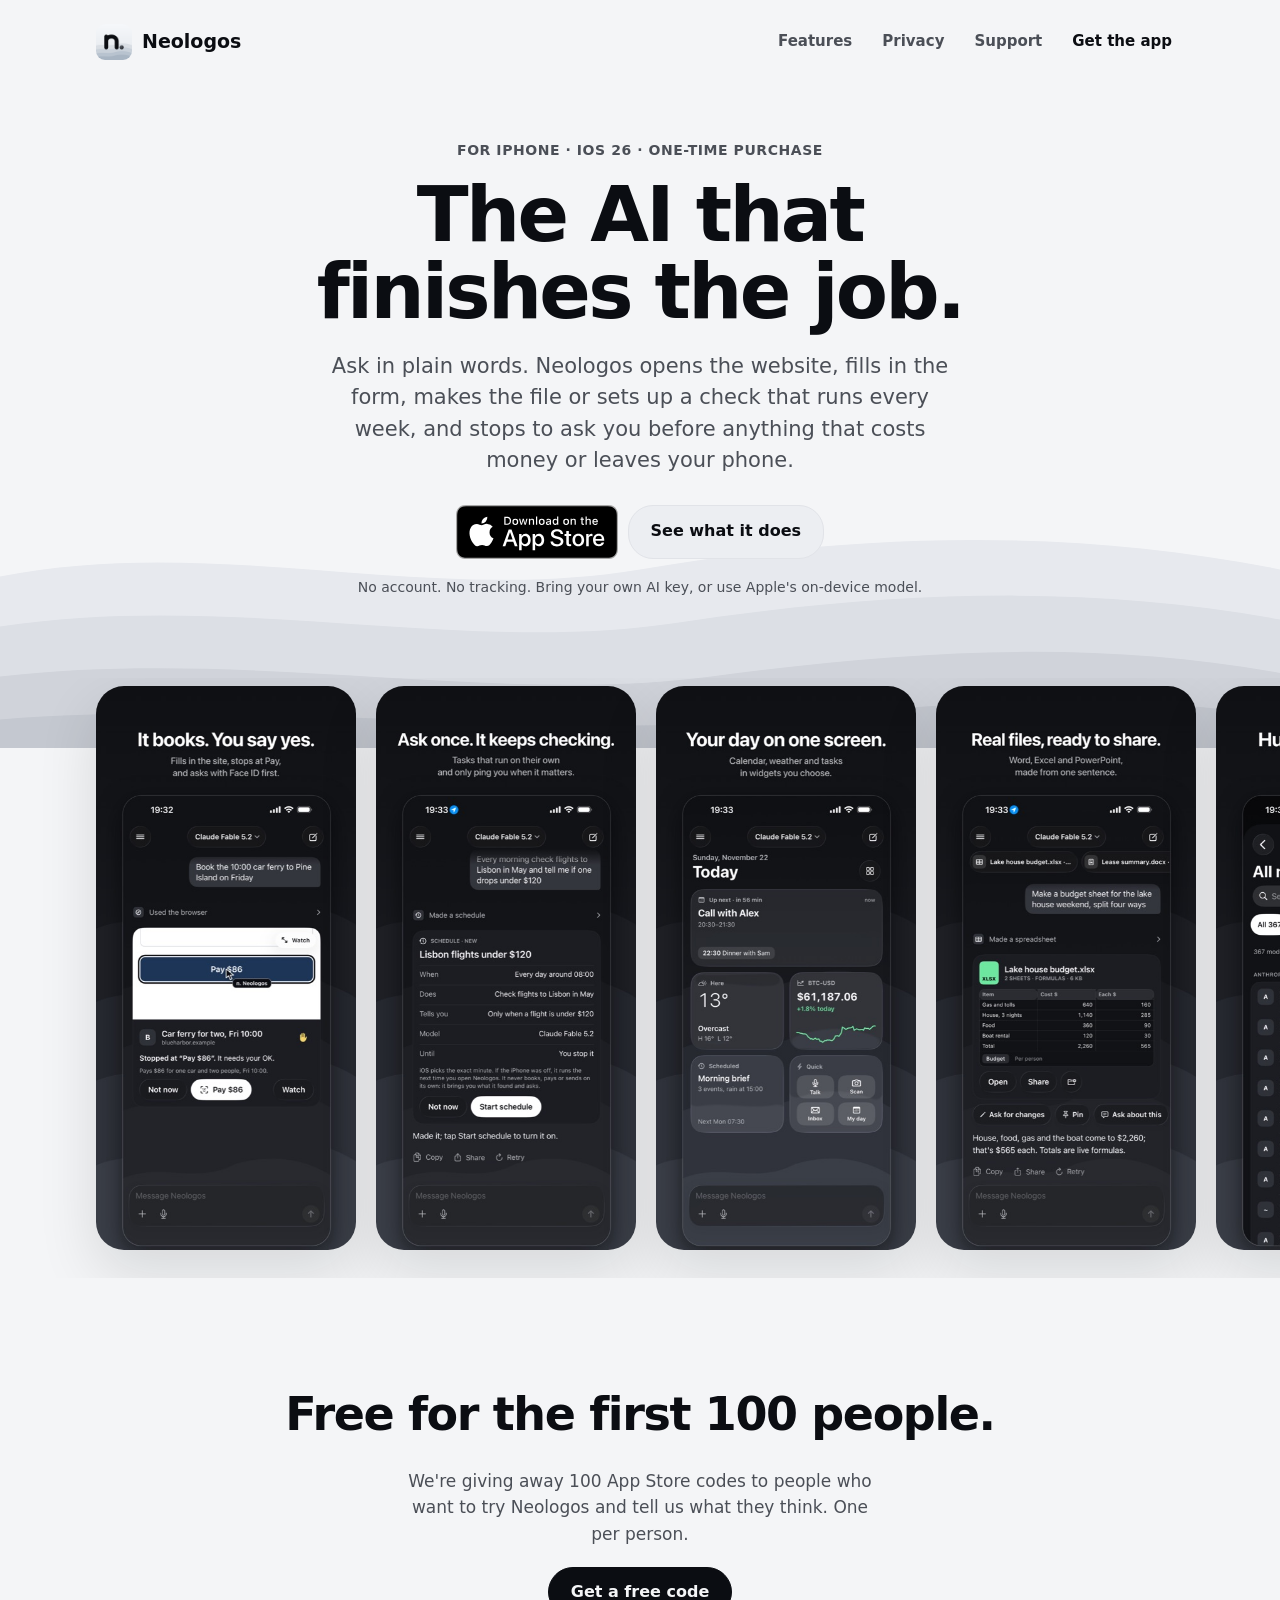
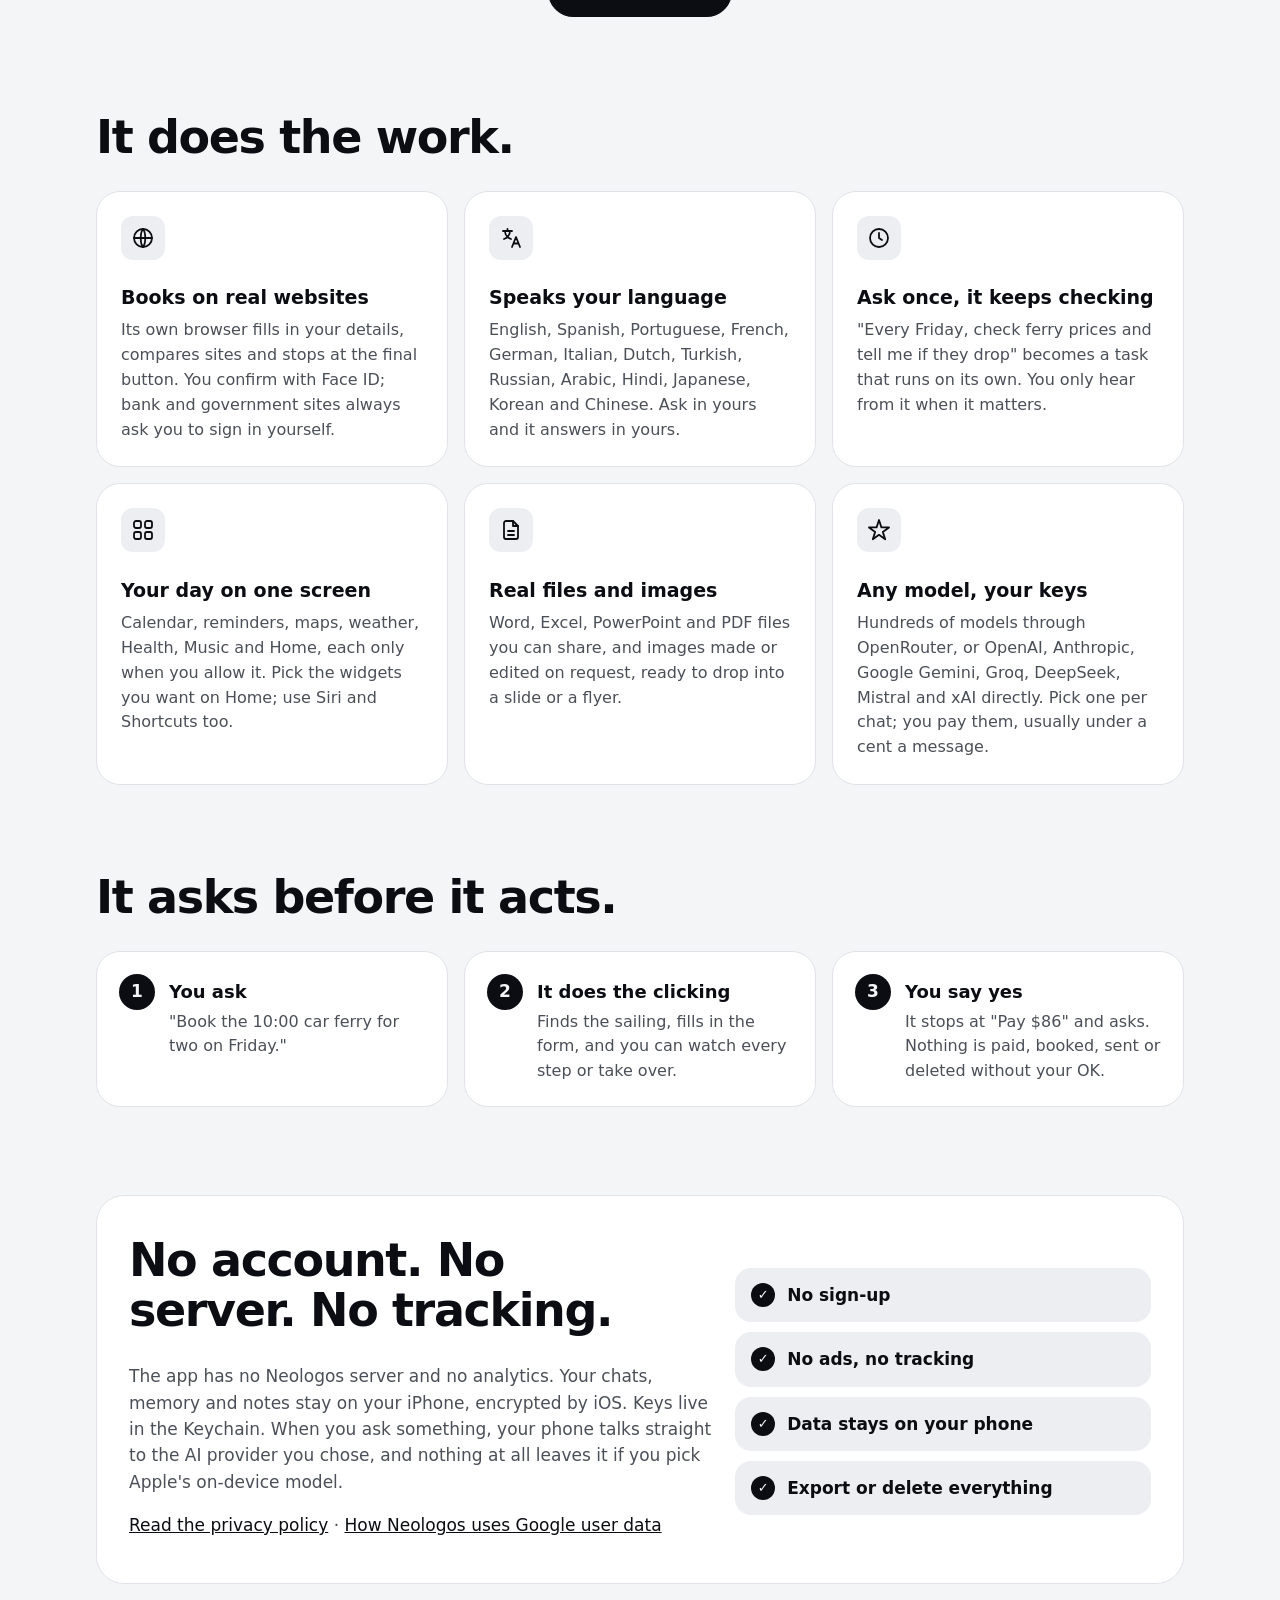
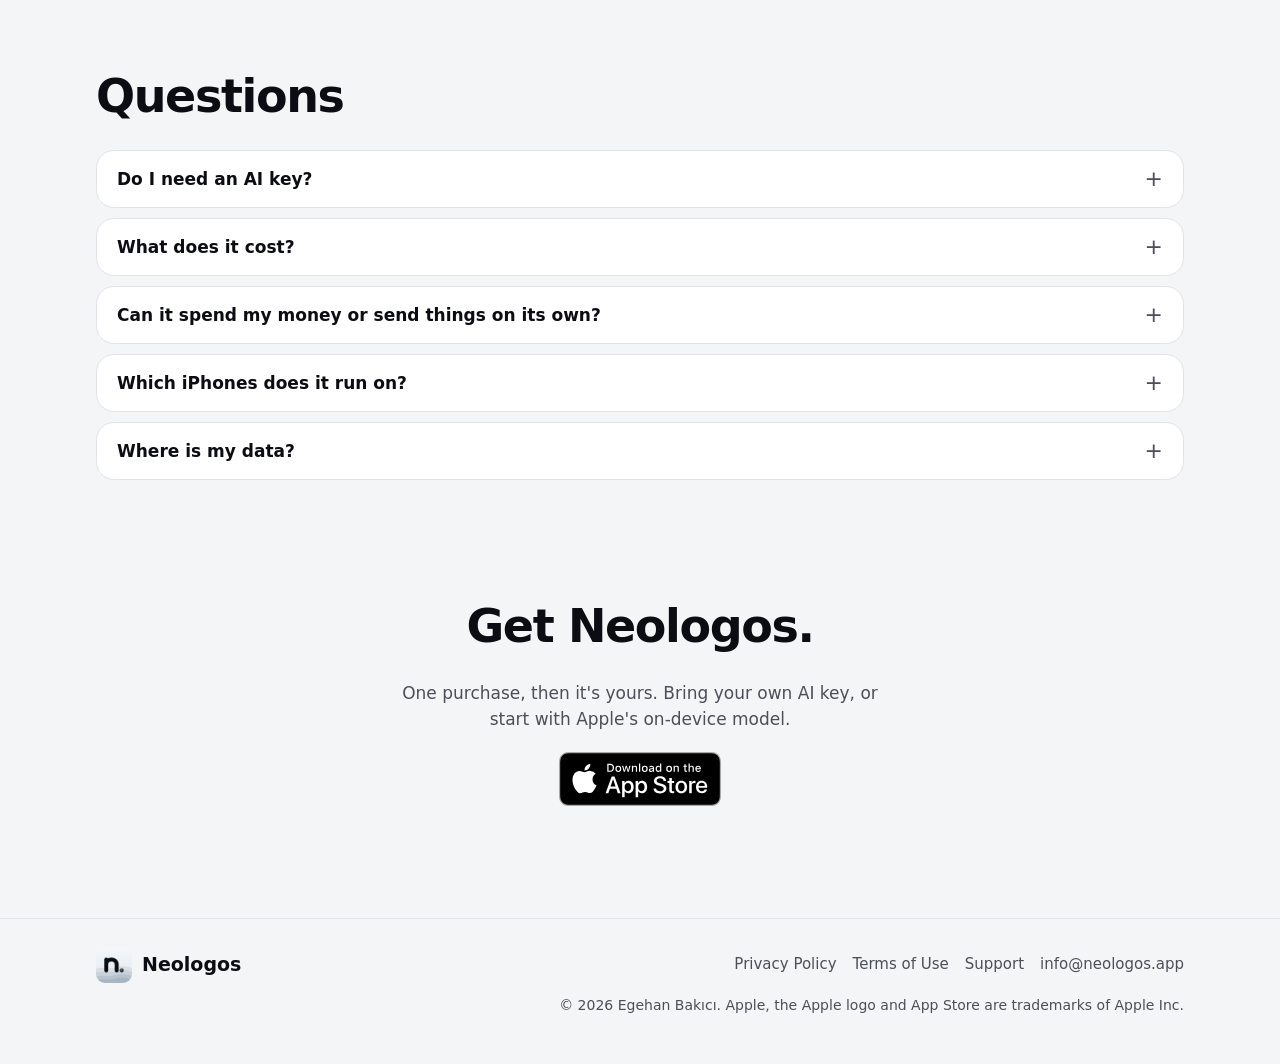
<file: index.html>
<!doctype html>
<html lang="en">
<head>
<meta charset="utf-8">
<!-- Google tag (gtag.js) -->
<script async src="https://www.googletagmanager.com/gtag/js?id=G-ZJHCX0N8Y2"></script>
<script>
window.dataLayer = window.dataLayer || [];
function gtag(){dataLayer.push(arguments);}
gtag('js', new Date());
gtag('config', 'G-ZJHCX0N8Y2');
</script>
<meta name="viewport" content="width=device-width, initial-scale=1">
<meta name="referrer" content="strict-origin-when-cross-origin">
<title>Neologos: the AI that finishes the job</title>
<meta name="description" content="An AI agent for iPhone that books on real websites, makes real files and runs tasks on a schedule, and asks before it pays, books or sends anything. No account, no tracking; bring your own model.">
<meta name="apple-itunes-app" content="app-id=6836687144">
<link rel="canonical" href="https://neologos.app/">
<meta property="og:title" content="Neologos: the AI that finishes the job">
<meta property="og:description" content="Books, makes files and keeps checking for you, and asks before anything that costs money or leaves your phone.">
<meta property="og:url" content="https://neologos.app/">
<meta property="og:image" content="https://neologos.app/shots/1-browser.jpg">
<meta name="theme-color" content="#111215" media="(prefers-color-scheme: dark)">
<meta name="theme-color" content="#f4f5f7" media="(prefers-color-scheme: light)">
<link rel="icon" href="icon.png">
<link rel="apple-touch-icon" href="icon.png">
<link rel="stylesheet" href="style.css">
<link rel="stylesheet" href="landing.css">
</head>
<body class="landing">

<header class="bar">
  <a class="brand" href="index.html"><img src="icon.png" alt=""><span>Neologos</span></a>
  <nav aria-label="Site">
    <a href="#features">Features</a>
    <a href="privacy.html">Privacy</a>
    <a href="support.html">Support</a>
    <a class="get" href="https://apps.apple.com/app/id6836687144">Get the app</a>
  </nav>
</header>

<section class="hero">
  <svg class="hills" viewBox="0 0 1440 420" preserveAspectRatio="none" aria-hidden="true">
    <path class="h1" d="M0 180 C240 120 480 220 720 170 S1200 110 1440 170 V420 H0Z"/>
    <path class="h2" d="M0 250 C260 200 520 290 760 245 S1220 190 1440 240 V420 H0Z"/>
    <path class="h3" d="M0 320 C280 280 560 360 800 320 S1240 270 1440 315 V420 H0Z"/>
    <path class="h4" d="M0 380 C300 350 600 410 860 380 S1260 345 1440 375 V420 H0Z"/>
  </svg>
  <div class="hero-text">
    <p class="kicker">For iPhone · iOS 26 · One-time purchase</p>
    <h1>The AI that finishes the job.</h1>
    <p class="lead">Ask in plain words. Neologos opens the website, fills in the form, makes the file or sets up a check that runs every week, and stops to ask you before anything that costs money or leaves your phone.</p>
    <div class="actions">
      <a class="store-badge" href="https://apps.apple.com/app/id6836687144" aria-label="Download Neologos on the App Store">
        <picture><source srcset="app-store-badge-white.svg" media="(prefers-color-scheme: dark)"><img src="app-store-badge-black.svg" alt="Download on the App Store" width="162" height="54"></picture>
      </a>
      <a class="button" href="#features">See what it does</a>
    </div>
    <p class="fine">No account. No tracking. Bring your own AI key, or use Apple's on-device model.</p>
  </div>
</section>

<section class="gallery" aria-label="Screenshots">
  <div class="strip">
    <img src="shots/1-browser.jpg" alt="It books. You say yes: the browser stops at Pay and asks with Face ID." width="415" height="900">
    <img src="shots/2-schedule.jpg" alt="Ask once, it keeps checking: a schedule that checks flight prices every morning." width="415" height="900">
    <img src="shots/3-home.jpg" alt="Your day on one screen: widgets for your next event, weather, prices and scheduled tasks." width="415" height="900">
    <img src="shots/4-files.jpg" alt="Real files, ready to share: a budget spreadsheet with live formulas." loading="lazy" width="415" height="900">
    <img src="shots/5-catalog.jpg" alt="Hundreds of models: pick one for each chat." loading="lazy" width="415" height="900">
    <img src="shots/6-providers.jpg" alt="No account, no tracking: keys stay in your Keychain." loading="lazy" width="415" height="900">
  </div>
</section>

<main class="wide">

<section id="code" class="get-band">
  <h2 class="section">Free for the first 100 people.</h2>
  <p>We're giving away 100 App Store codes to people who want to try Neologos and tell us what they think. One per person.</p>
  <a class="button primary" href="code.html">Get a free code</a>
</section>

<section id="features">
  <h2 class="section">It does the work.</h2>
  <div class="grid">
    <article class="tile">
      <svg viewBox="0 0 24 24" aria-hidden="true"><circle cx="12" cy="12" r="9"/><path d="M3 12h18M12 3c3 3.5 3 14.5 0 18M12 3c-3 3.5-3 14.5 0 18"/></svg>
      <h3>Books on real websites</h3>
      <p>Its own browser fills in your details, compares sites and stops at the final button. You confirm with Face ID; bank and government sites always ask you to sign in yourself.</p>
    </article>
    <article class="tile">
      <svg viewBox="0 0 24 24" aria-hidden="true"><path d="M4 5h9M8.5 3v2M6 5c0 4 3 7 6 8M11 5c0 4-3 7-6 8"/><path d="M13 21l4-10 4 10M14.5 17.5h5"/></svg>
      <h3>Speaks your language</h3>
      <p>English, Spanish, Portuguese, French, German, Italian, Dutch, Turkish, Russian, Arabic, Hindi, Japanese, Korean and Chinese. Ask in yours and it answers in yours.</p>
    </article>
    <article class="tile">
      <svg viewBox="0 0 24 24" aria-hidden="true"><circle cx="12" cy="12" r="9"/><path d="M12 7v5l3 2"/></svg>
      <h3>Ask once, it keeps checking</h3>
      <p>"Every Friday, check ferry prices and tell me if they drop" becomes a task that runs on its own. You only hear from it when it matters.</p>
    </article>
    <article class="tile">
      <svg viewBox="0 0 24 24" aria-hidden="true"><rect x="3" y="3" width="7" height="7" rx="2"/><rect x="14" y="3" width="7" height="7" rx="2"/><rect x="3" y="14" width="7" height="7" rx="2"/><rect x="14" y="14" width="7" height="7" rx="2"/></svg>
      <h3>Your day on one screen</h3>
      <p>Calendar, reminders, maps, weather, Health, Music and Home, each only when you allow it. Pick the widgets you want on Home; use Siri and Shortcuts too.</p>
    </article>
    <article class="tile">
      <svg viewBox="0 0 24 24" aria-hidden="true"><path d="M14 3H7a2 2 0 0 0-2 2v14a2 2 0 0 0 2 2h10a2 2 0 0 0 2-2V8z"/><path d="M14 3v5h5M9 13h6M9 17h6"/></svg>
      <h3>Real files and images</h3>
      <p>Word, Excel, PowerPoint and PDF files you can share, and images made or edited on request, ready to drop into a slide or a flyer.</p>
    </article>
    <article class="tile">
      <svg viewBox="0 0 24 24" aria-hidden="true"><path d="M12 2l2.4 7.4H22l-6.2 4.5 2.4 7.4L12 16.8l-6.2 4.5 2.4-7.4L2 9.4h7.6z"/></svg>
      <h3>Any model, your keys</h3>
      <p>Hundreds of models through OpenRouter, or OpenAI, Anthropic, Google Gemini, Groq, DeepSeek, Mistral and xAI directly. Pick one per chat; you pay them, usually under a cent a message.</p>
    </article>
  </div>
</section>

<section class="asks">
  <h2 class="section">It asks before it acts.</h2>
  <ol class="steps">
    <li><span>1</span><div><h3>You ask</h3><p>"Book the 10:00 car ferry for two on Friday."</p></div></li>
    <li><span>2</span><div><h3>It does the clicking</h3><p>Finds the sailing, fills in the form, and you can watch every step or take over.</p></div></li>
    <li><span>3</span><div><h3>You say yes</h3><p>It stops at "Pay $86" and asks. Nothing is paid, booked, sent or deleted without your OK.</p></div></li>
  </ol>
</section>

<section class="privacy-band">
  <div>
    <h2 class="section">No account. No server. No tracking.</h2>
    <p>The app has no Neologos server and no analytics. Your chats, memory and notes stay on your iPhone, encrypted by iOS. Keys live in the Keychain. When you ask something, your phone talks straight to the AI provider you chose, and nothing at all leaves it if you pick Apple's on-device model.</p>
    <p><a href="privacy.html">Read the privacy policy</a> · <a href="privacy.html#google">How Neologos uses Google user data</a></p>
  </div>
  <ul class="checks">
    <li>No sign-up</li>
    <li>No ads, no tracking</li>
    <li>Data stays on your phone</li>
    <li>Export or delete everything</li>
  </ul>
</section>

<section class="faq">
  <h2 class="section">Questions</h2>
  <details>
    <summary>Do I need an AI key?</summary>
    <p>For the full agent, yes: an OpenRouter key is the easiest start (one key, hundreds of models), or a key from OpenAI, Anthropic, Google, Groq, DeepSeek, Mistral or xAI. On iPhones with Apple Intelligence you can also chat with Apple's on-device model, with no key and nothing leaving your phone.</p>
  </details>
  <details>
    <summary>What does it cost?</summary>
    <p>Neologos is a one-time purchase on the App Store: no subscription, no in-app purchases. You pay your AI provider directly for what you use, usually under a cent a message with a fast model. Images cost a few cents each; the app shows the price on every image.</p>
  </details>
  <details>
    <summary>Can it spend my money or send things on its own?</summary>
    <p>No. It stops at the final step of any payment, booking or form and asks you, with Face ID when your phone has it. Scheduled tasks only report back; they never pay, book or send.</p>
  </details>
  <details>
    <summary>Which iPhones does it run on?</summary>
    <p>iPhones with iOS 26. Apple's on-device model needs an iPhone with Apple Intelligence; every other feature works with your own key on any of them.</p>
  </details>
  <details>
    <summary>Where is my data?</summary>
    <p>On your iPhone. There's no Neologos account or server, so we never receive your chats, keys or files. Settings › Storage exports or deletes everything.</p>
  </details>
</section>

<section class="get-band">
  <h2 class="section">Get Neologos.</h2>
  <p>One purchase, then it's yours. Bring your own AI key, or start with Apple's on-device model.</p>
  <a class="store-badge" href="https://apps.apple.com/app/id6836687144" aria-label="Download Neologos on the App Store">
    <picture><source srcset="app-store-badge-white.svg" media="(prefers-color-scheme: dark)"><img src="app-store-badge-black.svg" alt="Download on the App Store" width="162" height="54"></picture>
  </a>
</section>

</main>

<footer class="site-foot">
  <div class="wide">
    <a class="brand" href="index.html"><img src="icon.png" alt=""><span>Neologos</span></a>
    <nav aria-label="Footer"><a href="privacy.html">Privacy Policy</a><a href="terms.html">Terms of Use</a><a href="support.html">Support</a><a href="mailto:info@neologos.app">info@neologos.app</a></nav>
    <p>© 2026 Egehan Bakıcı. Apple, the Apple logo and App Store are trademarks of Apple Inc.</p>
  </div>
</footer>

</body>
</html>
</file>
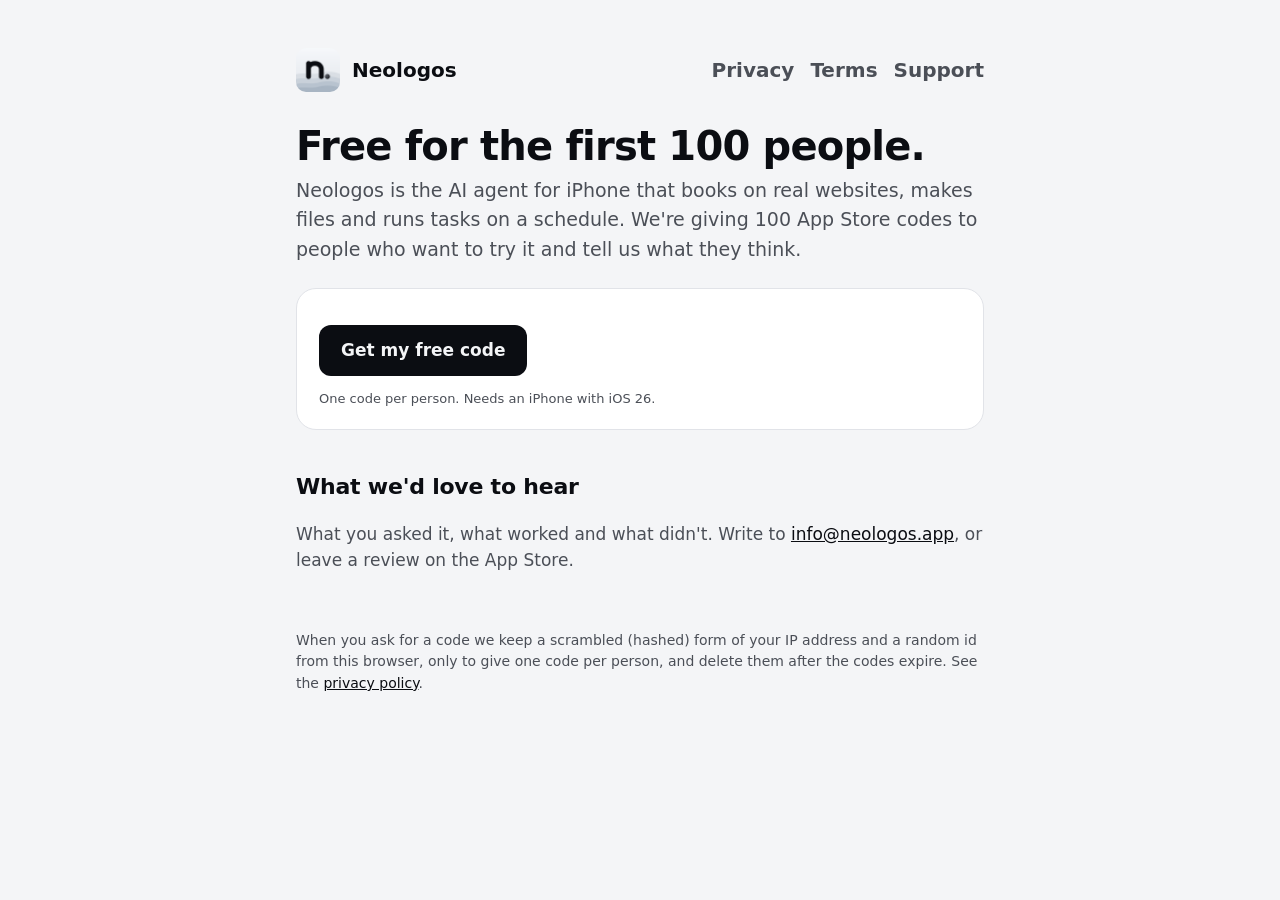
<file: code.html>
<!doctype html>
<html lang="en">
<head>
<meta charset="utf-8">
<!-- Google tag (gtag.js) -->
<script async src="https://www.googletagmanager.com/gtag/js?id=G-ZJHCX0N8Y2"></script>
<script>
window.dataLayer = window.dataLayer || [];
function gtag(){dataLayer.push(arguments);}
gtag('js', new Date());
gtag('config', 'G-ZJHCX0N8Y2');
</script>
<meta name="viewport" content="width=device-width, initial-scale=1">
<meta name="referrer" content="strict-origin-when-cross-origin">
<title>Neologos free for 100 people</title>
<meta name="description" content="100 free App Store codes for Neologos, the AI agent for iPhone. One code per person, first come first served.">
<link rel="canonical" href="https://neologos.app/code">
<meta property="og:title" content="Neologos is free for the first 100 people">
<meta property="og:description" content="Get a free App Store code for Neologos, the AI agent for iPhone.">
<meta property="og:url" content="https://neologos.app/code">
<meta property="og:image" content="https://neologos.app/shots/1-browser.jpg">
<link rel="icon" href="icon.png">
<link rel="apple-touch-icon" href="icon.png">
<link rel="stylesheet" href="style.css">
<style>
  .count { font-size: 15px; color: var(--muted); margin: 0 0 16px; }
  .count strong { font-variant-numeric: tabular-nums; }
  .primary { display: inline-block; min-height: 44px; padding: 12px 22px; border: 0; border-radius: 12px; background: var(--accent); color: var(--bg); font: inherit; font-weight: 600; text-decoration: none; cursor: pointer; }
  .primary[disabled] { opacity: .5; cursor: default; }
  .code { font: 600 28px/1.2 ui-monospace, SFMono-Regular, Menlo, monospace; letter-spacing: .08em; color: var(--text); margin: 4px 0 16px; word-break: break-all; }
  .row { display: flex; flex-wrap: wrap; gap: 10px; }
  .ghost { min-height: 44px; padding: 12px 18px; border: 1px solid var(--line); border-radius: 12px; background: transparent; color: var(--text); font: inherit; cursor: pointer; }
  .holder { font-size: 13px; }
  [hidden] { display: none !important; }
</style>
</head>
<body>
<main>
<header>
  <img src="icon.png" alt="">
  <a href="index.html">Neologos</a>
  <nav><a href="privacy.html">Privacy</a><a href="terms.html">Terms</a><a href="support.html">Support</a></nav>
</header>

<h1>Free for the first 100 people.</h1>
<p class="lead">Neologos is the AI agent for iPhone that books on real websites, makes files and runs tasks on a schedule. We're giving 100 App Store codes to people who want to try it and tell us what they think.</p>

<div class="card" id="box" aria-live="polite">
  <p class="count" id="count">Checking how many codes are left…</p>

  <div id="ask">
    <button class="primary" id="get" type="button">Get my free code</button>
    <p class="holder">One code per person. Needs an iPhone with iOS 26.</p>
  </div>

  <div id="got" hidden>
    <p><strong id="gotTitle">Your code</strong></p>
    <p class="code" id="code"></p>
    <div class="row">
      <a class="primary" id="redeem" href="#">Redeem in the App Store</a>
      <button class="ghost" id="copy" type="button">Copy code</button>
    </div>
    <p>Or open the App Store, tap your picture, then <strong>Redeem Gift Card or Code</strong>.</p>
    <p class="holder" id="holder"></p>
  </div>

  <p id="note" hidden></p>
</div>

<h2>What we'd love to hear</h2>
<p>What you asked it, what worked and what didn't. Write to <a href="mailto:info@neologos.app?subject=Neologos%20feedback">info@neologos.app</a>, or leave a review on the App Store.</p>

<footer>When you ask for a code we keep a scrambled (hashed) form of your IP address and a random id from this browser, only to give one code per person, and delete them after the codes expire. See the <a href="privacy.html#website">privacy policy</a>.</footer>
</main>

<script>
(() => {
  const API = "https://api.neologos.app/promo";
  const $ = (id) => document.getElementById(id);
  const notes = {
    region: "Codes only work in countries where Neologos is on the App Store, and yours isn't one of them yet.",
    network_used: "A code was already given to someone on this network. Try again from another connection, such as mobile data.",
    gone: "All 100 codes are taken. Thank you for the interest! Neologos is on the App Store for $5.",
    error: "Something went wrong. Please try again in a minute.",
  };

  function store(key, value) {
    try { if (value === undefined) return localStorage.getItem(key); localStorage.setItem(key, value); } catch (e) { return null; }
  }
  function device() {
    let id = store("promo.device");
    if (!id) { id = crypto.randomUUID(); store("promo.device", id); }
    return id;
  }
  function note(kind) { $("note").textContent = notes[kind] || notes.error; $("note").hidden = false; }

  function show(r) {
    $("ask").hidden = true;
    $("got").hidden = false;
    $("gotTitle").textContent = r.again ? "You already have a code" : "Your code";
    $("code").textContent = r.code;
    $("redeem").href = "https://apps.apple.com/redeem?code=" + encodeURIComponent(r.code);
    const t = r.terms;
    $("holder").textContent = "Promo Codes expire on " + t.expires + " and are redeemable only on the App Store for " + t.country +
      ". Requires an Apple ID, subject to prior acceptance of license and usage terms. To create an Apple ID, you must be age 13 (or equivalent minimum age in your Home Country, as set forth in the registration process) and in " + t.country +
      ". Compatible software and hardware, and internet access (fees may apply) required. Not for resale. Full terms apply; see www.apple.com/legal/itunes/ww/. For more information, see https://support.apple.com/apps. This app is provided to you by " + t.by + " - Egehan Bakici";
  }

  const count = () => fetch(API).then((r) => r.json()).then((s) => {
    $("count").innerHTML = s.left > 0 ? "<strong>" + s.left + "</strong> of 100 codes left. Expires " + s.expires + "." : "All 100 codes are taken.";
    if (s.left === 0 && !store("promo.code")) { $("ask").hidden = true; note("gone"); }
  }).catch(() => { $("count").textContent = ""; });
  count();

  const saved = store("promo.code");
  if (saved) { try { show(Object.assign(JSON.parse(saved), { again: true })); } catch (e) {} }

  $("get").addEventListener("click", async () => {
    $("get").disabled = true;
    $("note").hidden = true;
    try {
      const res = await fetch(API + "/claim", { method: "POST", headers: { "content-type": "application/json" }, body: JSON.stringify({ device: device() }) });
      const r = await res.json();
      if (r.code) { store("promo.code", JSON.stringify({ code: r.code, terms: r.terms })); show(r); count(); }
      else note(r.error);
    } catch (e) { note("error"); }
    $("get").disabled = false;
  });

  $("copy").addEventListener("click", async () => {
    try { await navigator.clipboard.writeText($("code").textContent); $("copy").textContent = "Copied"; } catch (e) {}
  });
})();
</script>
</body>
</html>
</file>
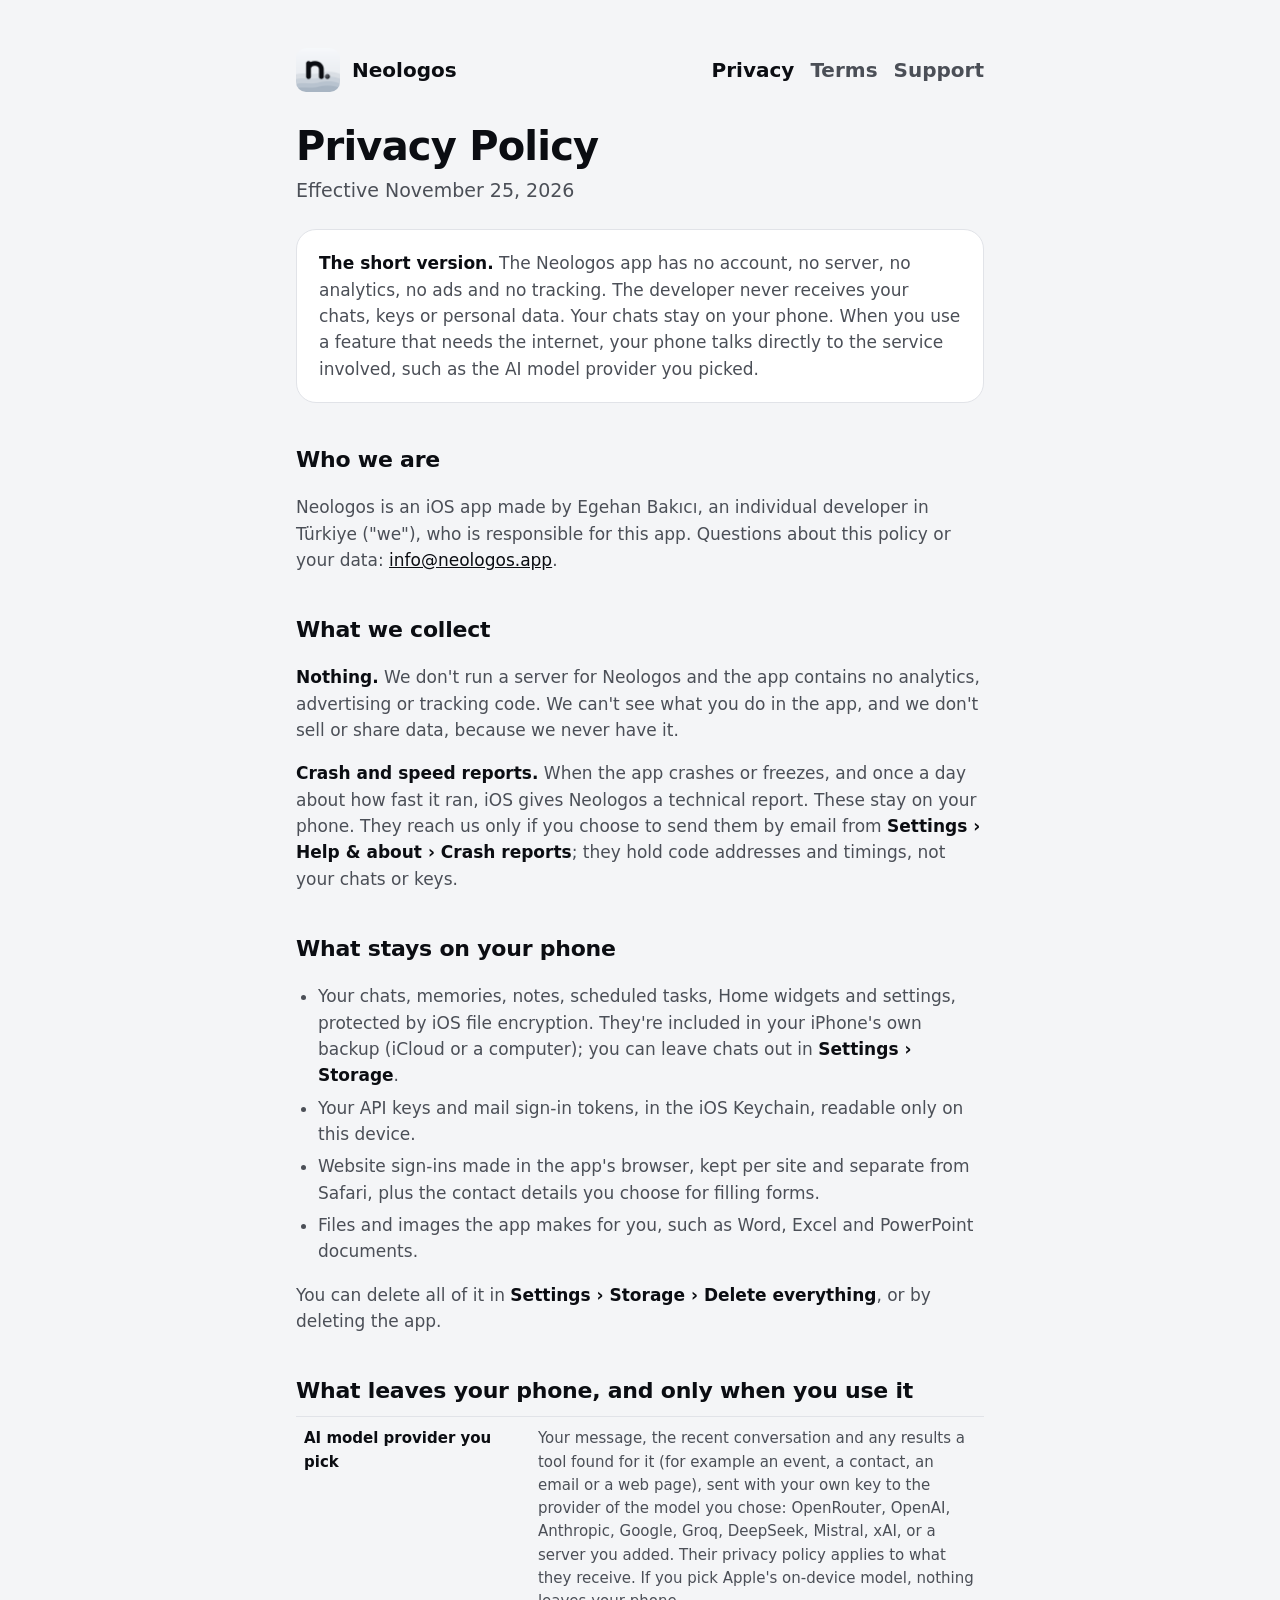
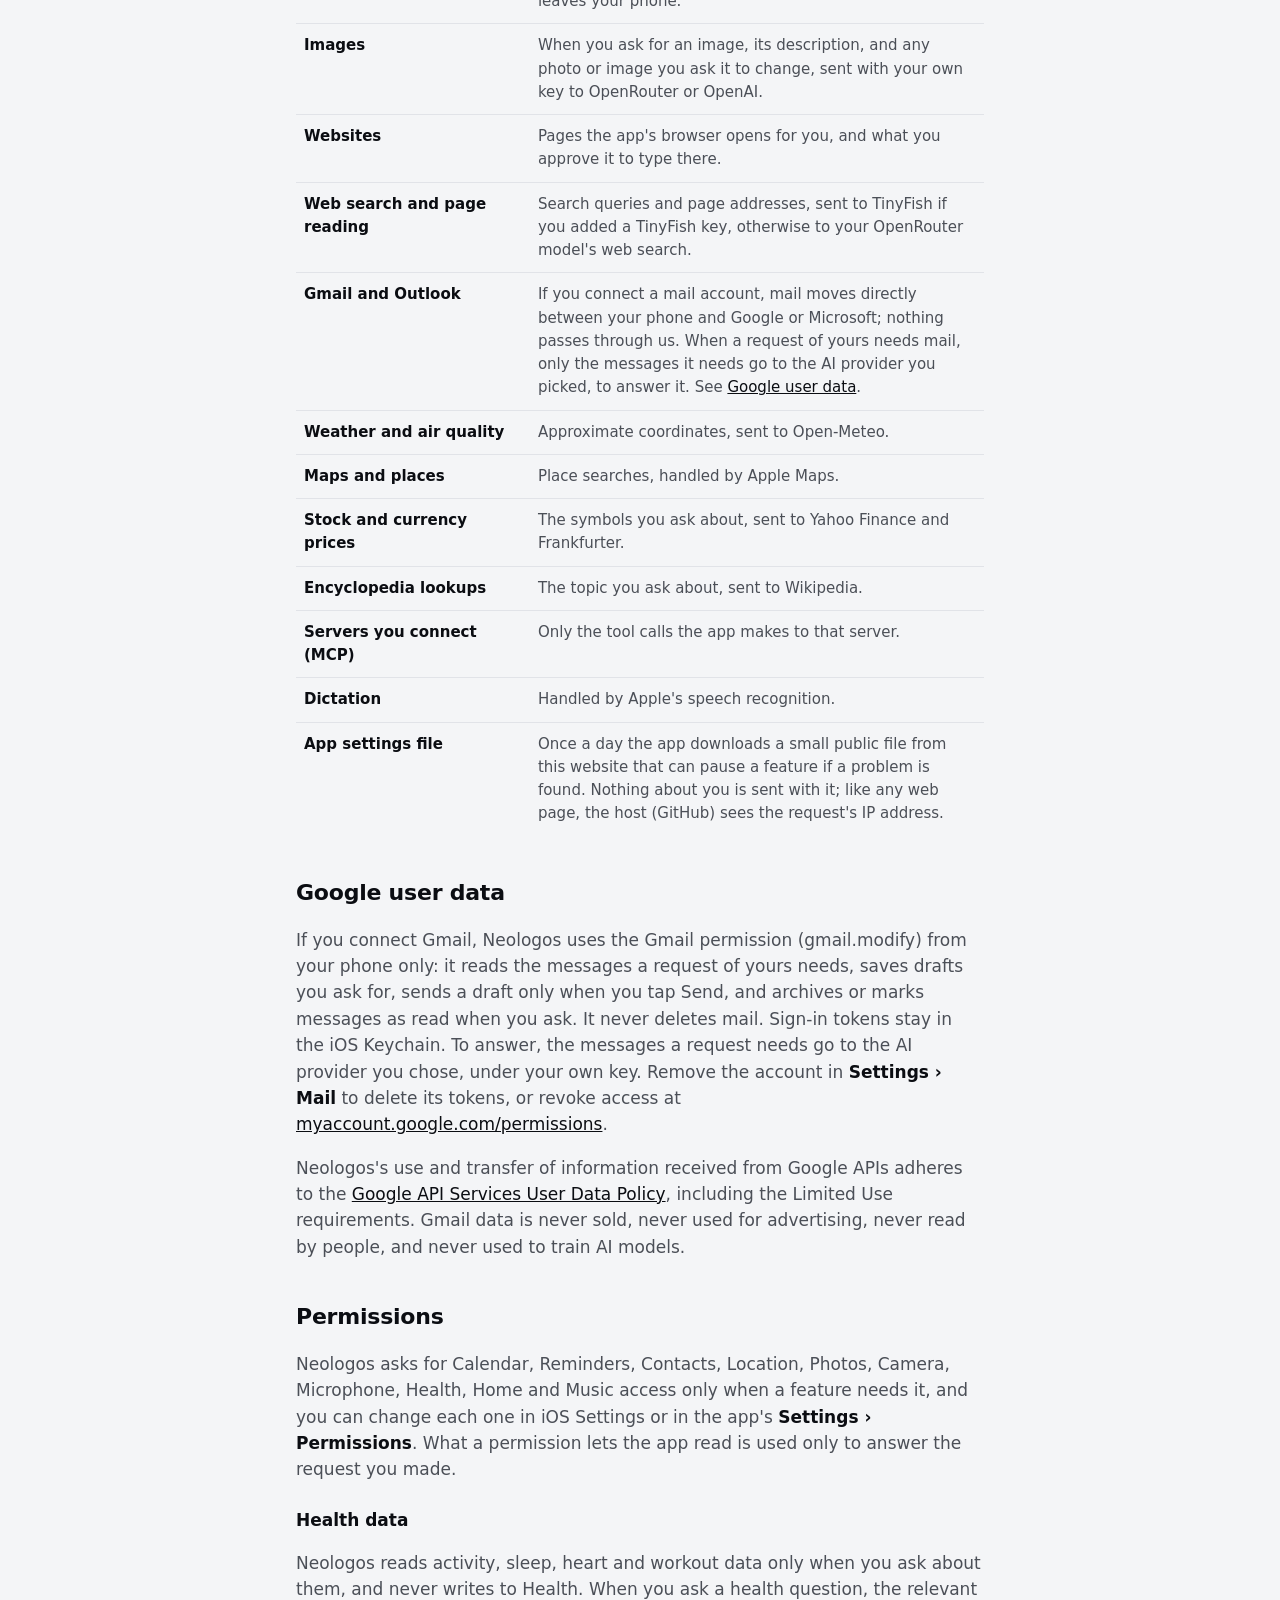
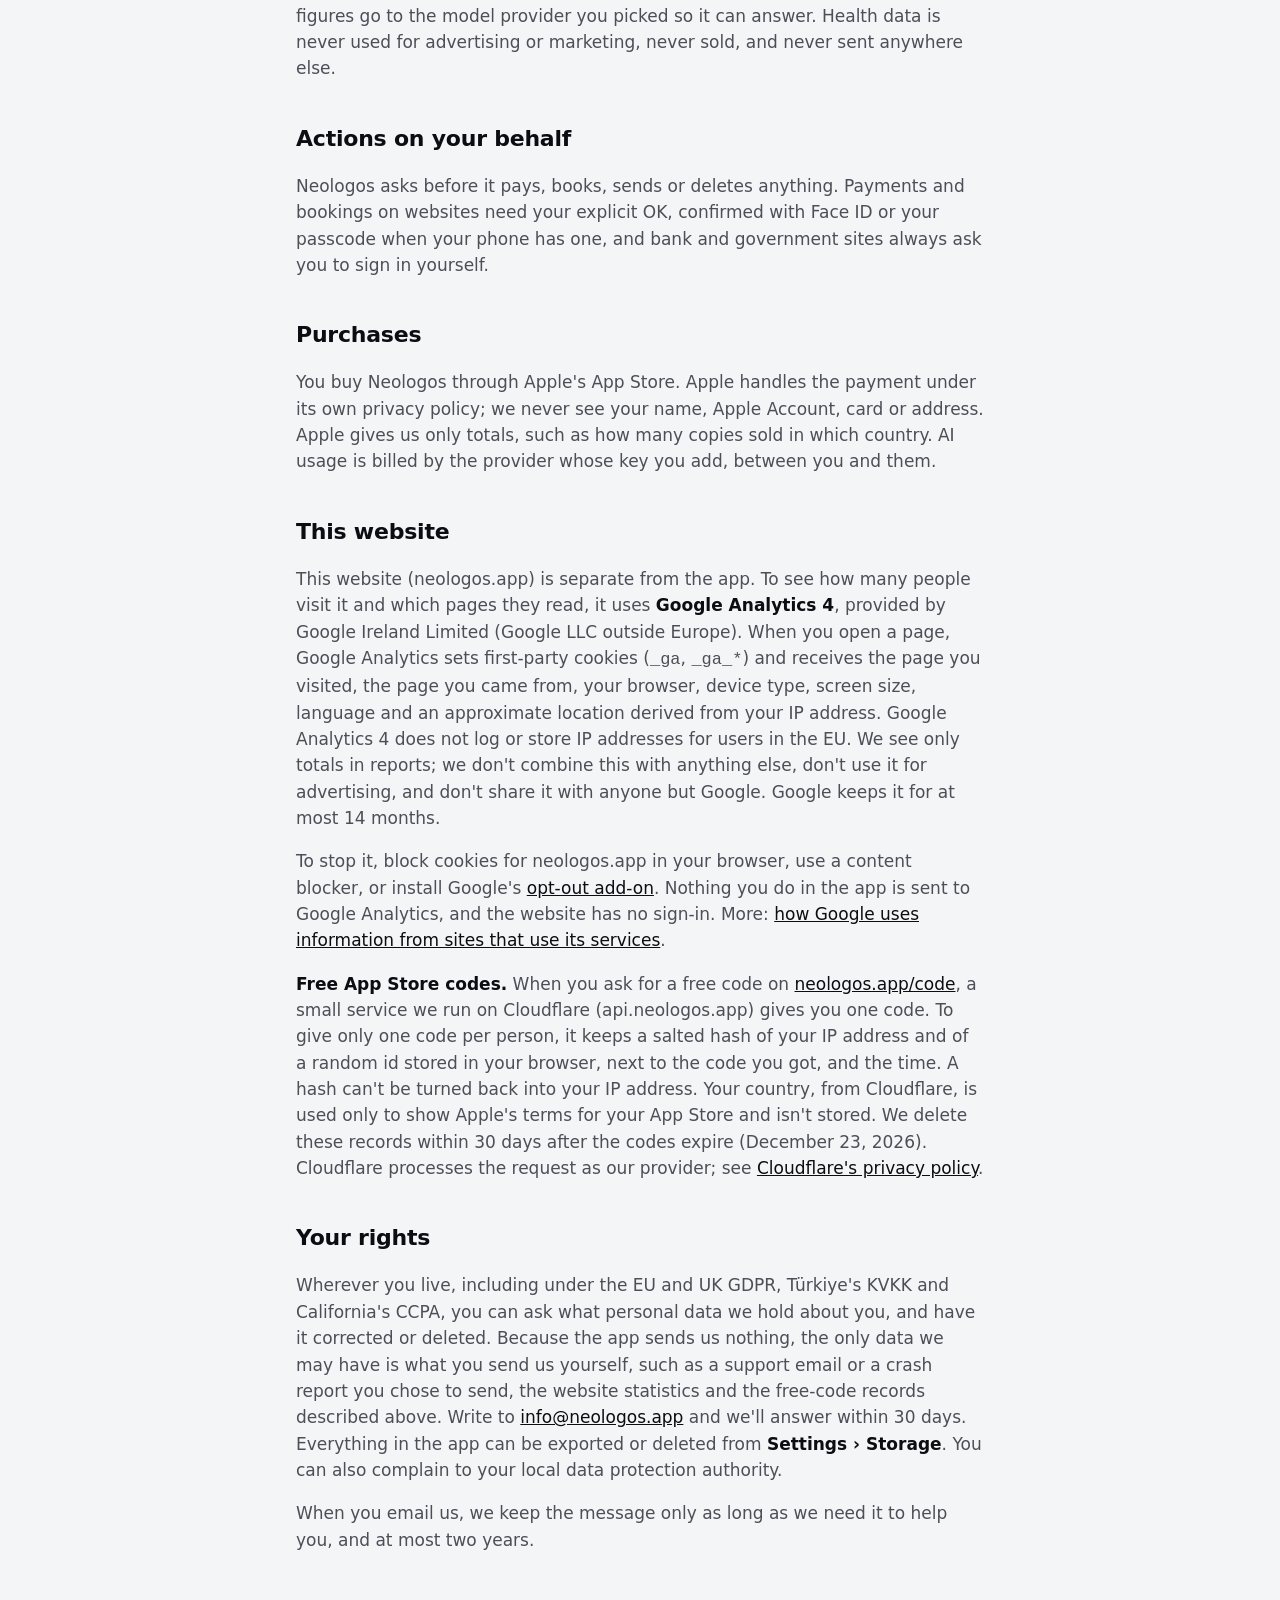
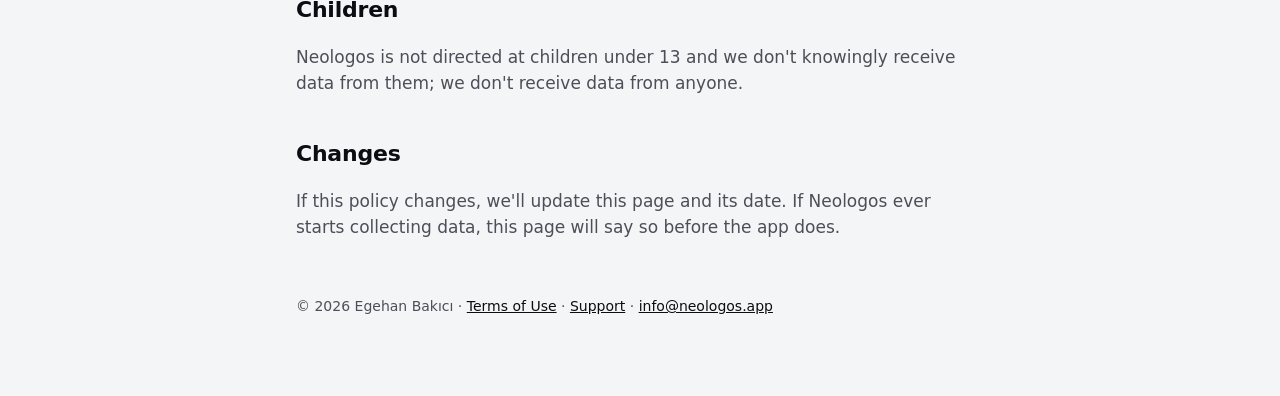
<file: privacy.html>
<!doctype html>
<html lang="en">
<head>
<meta charset="utf-8">
<!-- Google tag (gtag.js) -->
<script async src="https://www.googletagmanager.com/gtag/js?id=G-ZJHCX0N8Y2"></script>
<script>
window.dataLayer = window.dataLayer || [];
function gtag(){dataLayer.push(arguments);}
gtag('js', new Date());
gtag('config', 'G-ZJHCX0N8Y2');
</script>
<meta name="viewport" content="width=device-width, initial-scale=1">
<meta name="referrer" content="strict-origin-when-cross-origin">
<title>Neologos Privacy Policy</title>
<meta name="description" content="How Neologos handles your data: no account, no analytics, no tracking. Chats stay on your phone.">
<link rel="icon" href="icon.png">
<link rel="stylesheet" href="style.css">
</head>
<body>
<main>
<header>
  <img src="icon.png" alt="">
  <a href="index.html">Neologos</a>
  <nav><a href="privacy.html" aria-current="page">Privacy</a><a href="terms.html">Terms</a><a href="support.html">Support</a></nav>
</header>

<h1>Privacy Policy</h1>
<p class="lead">Effective November 25, 2026</p>

<div class="card">
  <p><strong>The short version.</strong> The Neologos app has no account, no server, no analytics, no ads and no tracking. The developer never receives your chats, keys or personal data. Your chats stay on your phone. When you use a feature that needs the internet, your phone talks directly to the service involved, such as the AI model provider you picked.</p>
</div>

<h2>Who we are</h2>
<p>Neologos is an iOS app made by Egehan Bakıcı, an individual developer in Türkiye ("we"), who is responsible for this app. Questions about this policy or your data: <a href="mailto:info@neologos.app">info@neologos.app</a>.</p>

<h2>What we collect</h2>
<p><strong>Nothing.</strong> We don't run a server for Neologos and the app contains no analytics, advertising or tracking code. We can't see what you do in the app, and we don't sell or share data, because we never have it.</p>
<p><strong>Crash and speed reports.</strong> When the app crashes or freezes, and once a day about how fast it ran, iOS gives Neologos a technical report. These stay on your phone. They reach us only if you choose to send them by email from <strong>Settings › Help &amp; about › Crash reports</strong>; they hold code addresses and timings, not your chats or keys.</p>

<h2>What stays on your phone</h2>
<ul>
  <li>Your chats, memories, notes, scheduled tasks, Home widgets and settings, protected by iOS file encryption. They're included in your iPhone's own backup (iCloud or a computer); you can leave chats out in <strong>Settings › Storage</strong>.</li>
  <li>Your API keys and mail sign-in tokens, in the iOS Keychain, readable only on this device.</li>
  <li>Website sign-ins made in the app's browser, kept per site and separate from Safari, plus the contact details you choose for filling forms.</li>
  <li>Files and images the app makes for you, such as Word, Excel and PowerPoint documents.</li>
</ul>
<p>You can delete all of it in <strong>Settings › Storage › Delete everything</strong>, or by deleting the app.</p>

<h2>What leaves your phone, and only when you use it</h2>
<div class="table-wrap">
<table>
  <tr><th>AI model provider you pick</th><td>Your message, the recent conversation and any results a tool found for it (for example an event, a contact, an email or a web page), sent with your own key to the provider of the model you chose: OpenRouter, OpenAI, Anthropic, Google, Groq, DeepSeek, Mistral, xAI, or a server you added. Their privacy policy applies to what they receive. If you pick Apple's on-device model, nothing leaves your phone.</td></tr>
  <tr><th>Images</th><td>When you ask for an image, its description, and any photo or image you ask it to change, sent with your own key to OpenRouter or OpenAI.</td></tr>
  <tr><th>Websites</th><td>Pages the app's browser opens for you, and what you approve it to type there.</td></tr>
  <tr><th>Web search and page reading</th><td>Search queries and page addresses, sent to TinyFish if you added a TinyFish key, otherwise to your OpenRouter model's web search.</td></tr>
  <tr><th>Gmail and Outlook</th><td>If you connect a mail account, mail moves directly between your phone and Google or Microsoft; nothing passes through us. When a request of yours needs mail, only the messages it needs go to the AI provider you picked, to answer it. See <a href="#google">Google user data</a>.</td></tr>
  <tr><th>Weather and air quality</th><td>Approximate coordinates, sent to Open-Meteo.</td></tr>
  <tr><th>Maps and places</th><td>Place searches, handled by Apple Maps.</td></tr>
  <tr><th>Stock and currency prices</th><td>The symbols you ask about, sent to Yahoo Finance and Frankfurter.</td></tr>
  <tr><th>Encyclopedia lookups</th><td>The topic you ask about, sent to Wikipedia.</td></tr>
  <tr><th>Servers you connect (MCP)</th><td>Only the tool calls the app makes to that server.</td></tr>
  <tr><th>Dictation</th><td>Handled by Apple's speech recognition.</td></tr>
  <tr><th>App settings file</th><td>Once a day the app downloads a small public file from this website that can pause a feature if a problem is found. Nothing about you is sent with it; like any web page, the host (GitHub) sees the request's IP address.</td></tr>
</table>
</div>

<h2 id="google">Google user data</h2>
<p>If you connect Gmail, Neologos uses the Gmail permission (gmail.modify) from your phone only: it reads the messages a request of yours needs, saves drafts you ask for, sends a draft only when you tap Send, and archives or marks messages as read when you ask. It never deletes mail. Sign-in tokens stay in the iOS Keychain. To answer, the messages a request needs go to the AI provider you chose, under your own key. Remove the account in <strong>Settings › Mail</strong> to delete its tokens, or revoke access at <a href="https://myaccount.google.com/permissions">myaccount.google.com/permissions</a>.</p>
<p>Neologos's use and transfer of information received from Google APIs adheres to the <a href="https://developers.google.com/terms/api-services-user-data-policy">Google API Services User Data Policy</a>, including the Limited Use requirements. Gmail data is never sold, never used for advertising, never read by people, and never used to train AI models.</p>

<h2>Permissions</h2>
<p>Neologos asks for Calendar, Reminders, Contacts, Location, Photos, Camera, Microphone, Health, Home and Music access only when a feature needs it, and you can change each one in iOS Settings or in the app's <strong>Settings › Permissions</strong>. What a permission lets the app read is used only to answer the request you made.</p>

<h3>Health data</h3>
<p>Neologos reads activity, sleep, heart and workout data only when you ask about them, and never writes to Health. When you ask a health question, the relevant figures go to the model provider you picked so it can answer. Health data is never used for advertising or marketing, never sold, and never sent anywhere else.</p>

<h2>Actions on your behalf</h2>
<p>Neologos asks before it pays, books, sends or deletes anything. Payments and bookings on websites need your explicit OK, confirmed with Face ID or your passcode when your phone has one, and bank and government sites always ask you to sign in yourself.</p>

<h2>Purchases</h2>
<p>You buy Neologos through Apple's App Store. Apple handles the payment under its own privacy policy; we never see your name, Apple Account, card or address. Apple gives us only totals, such as how many copies sold in which country. AI usage is billed by the provider whose key you add, between you and them.</p>

<h2 id="website">This website</h2>
<p>This website (neologos.app) is separate from the app. To see how many people visit it and which pages they read, it uses <strong>Google Analytics 4</strong>, provided by Google Ireland Limited (Google LLC outside Europe). When you open a page, Google Analytics sets first-party cookies (<code>_ga</code>, <code>_ga_*</code>) and receives the page you visited, the page you came from, your browser, device type, screen size, language and an approximate location derived from your IP address. Google Analytics 4 does not log or store IP addresses for users in the EU. We see only totals in reports; we don't combine this with anything else, don't use it for advertising, and don't share it with anyone but Google. Google keeps it for at most 14 months.</p>
<p>To stop it, block cookies for neologos.app in your browser, use a content blocker, or install Google's <a href="https://tools.google.com/dlpage/gaoptout">opt-out add-on</a>. Nothing you do in the app is sent to Google Analytics, and the website has no sign-in. More: <a href="https://policies.google.com/technologies/partner-sites">how Google uses information from sites that use its services</a>.</p>
<p id="codes"><strong>Free App Store codes.</strong> When you ask for a free code on <a href="code.html">neologos.app/code</a>, a small service we run on Cloudflare (api.neologos.app) gives you one code. To give only one code per person, it keeps a salted hash of your IP address and of a random id stored in your browser, next to the code you got, and the time. A hash can't be turned back into your IP address. Your country, from Cloudflare, is used only to show Apple's terms for your App Store and isn't stored. We delete these records within 30 days after the codes expire (December 23, 2026). Cloudflare processes the request as our provider; see <a href="https://www.cloudflare.com/privacypolicy/">Cloudflare's privacy policy</a>.</p>

<h2>Your rights</h2>
<p>Wherever you live, including under the EU and UK GDPR, Türkiye's KVKK and California's CCPA, you can ask what personal data we hold about you, and have it corrected or deleted. Because the app sends us nothing, the only data we may have is what you send us yourself, such as a support email or a crash report you chose to send, the website statistics and the free-code records described above. Write to <a href="mailto:info@neologos.app">info@neologos.app</a> and we'll answer within 30 days. Everything in the app can be exported or deleted from <strong>Settings › Storage</strong>. You can also complain to your local data protection authority.</p>
<p>When you email us, we keep the message only as long as we need it to help you, and at most two years.</p>

<h2>Children</h2>
<p>Neologos is not directed at children under 13 and we don't knowingly receive data from them; we don't receive data from anyone.</p>

<h2>Changes</h2>
<p>If this policy changes, we'll update this page and its date. If Neologos ever starts collecting data, this page will say so before the app does.</p>

<footer>© 2026 Egehan Bakıcı · <a href="terms.html">Terms of Use</a> · <a href="support.html">Support</a> · <a href="mailto:info@neologos.app">info@neologos.app</a></footer>
</main>
</body>
</html>
</file>
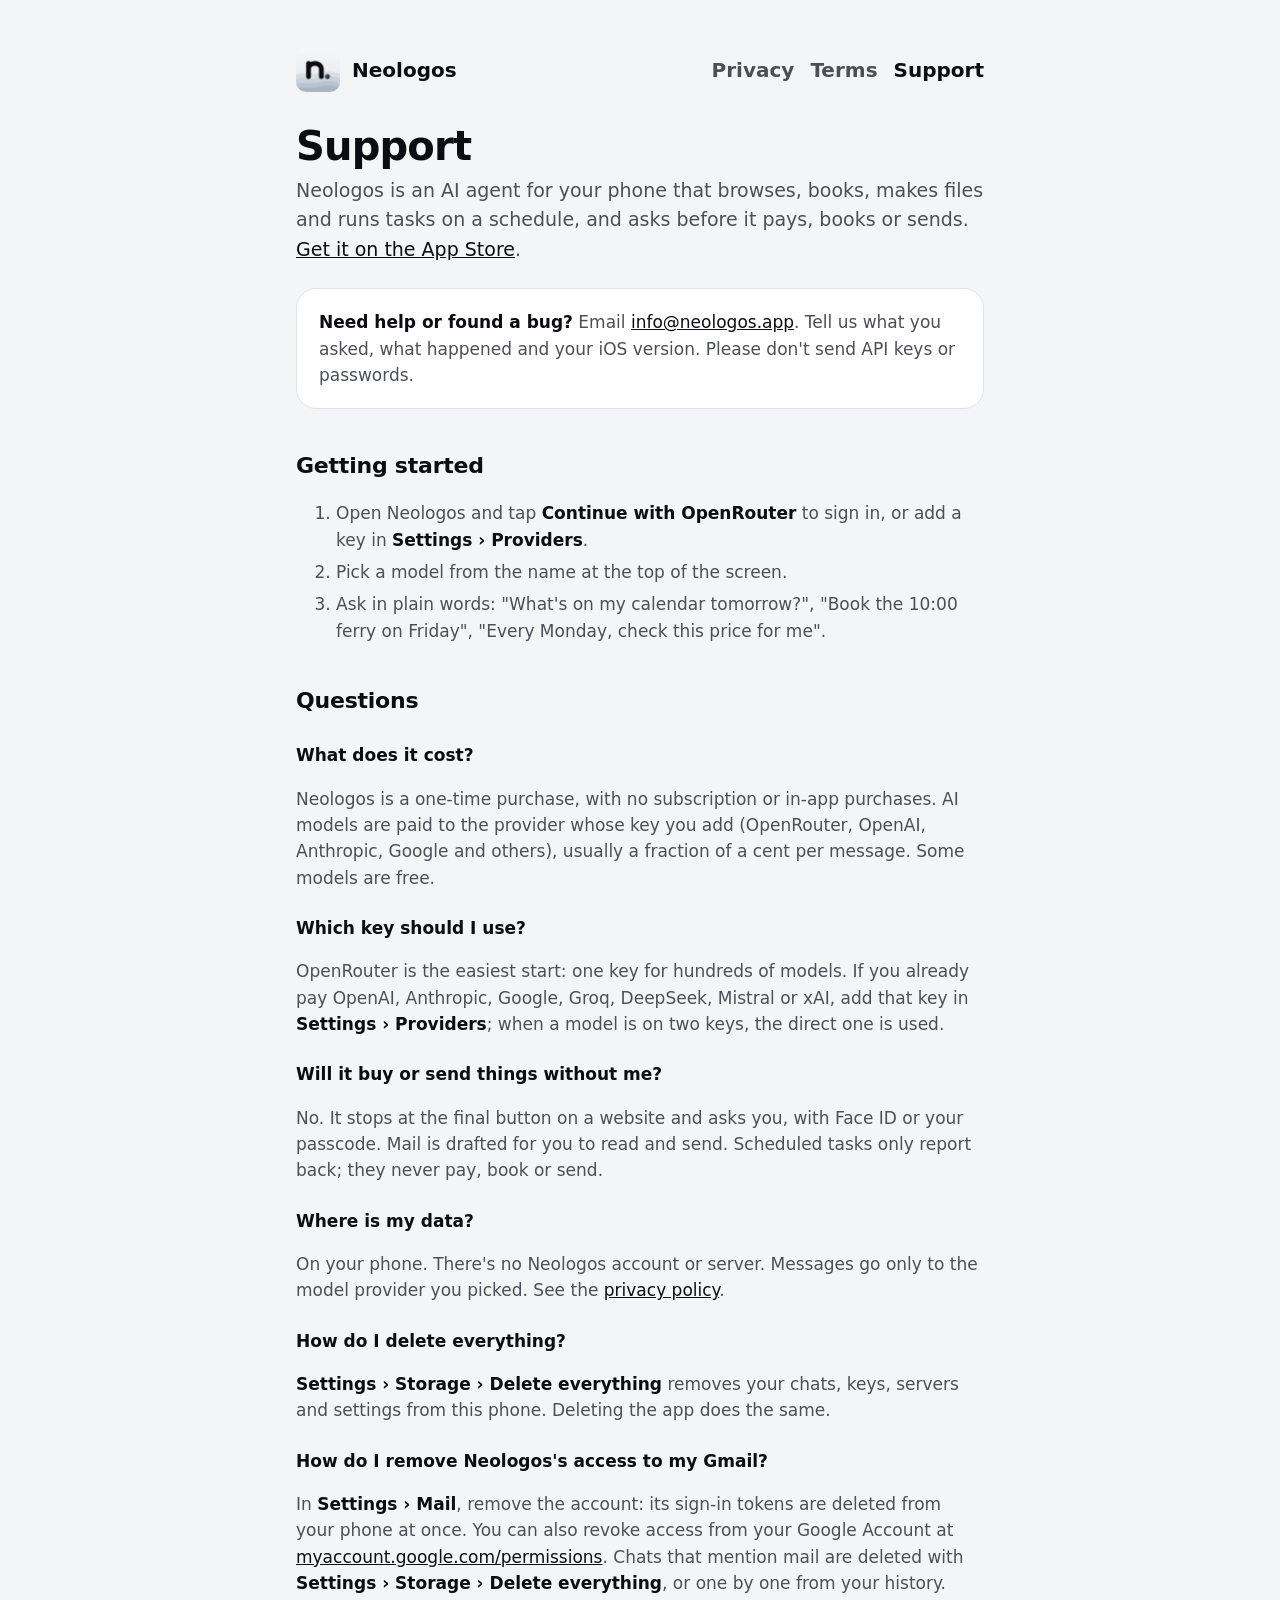
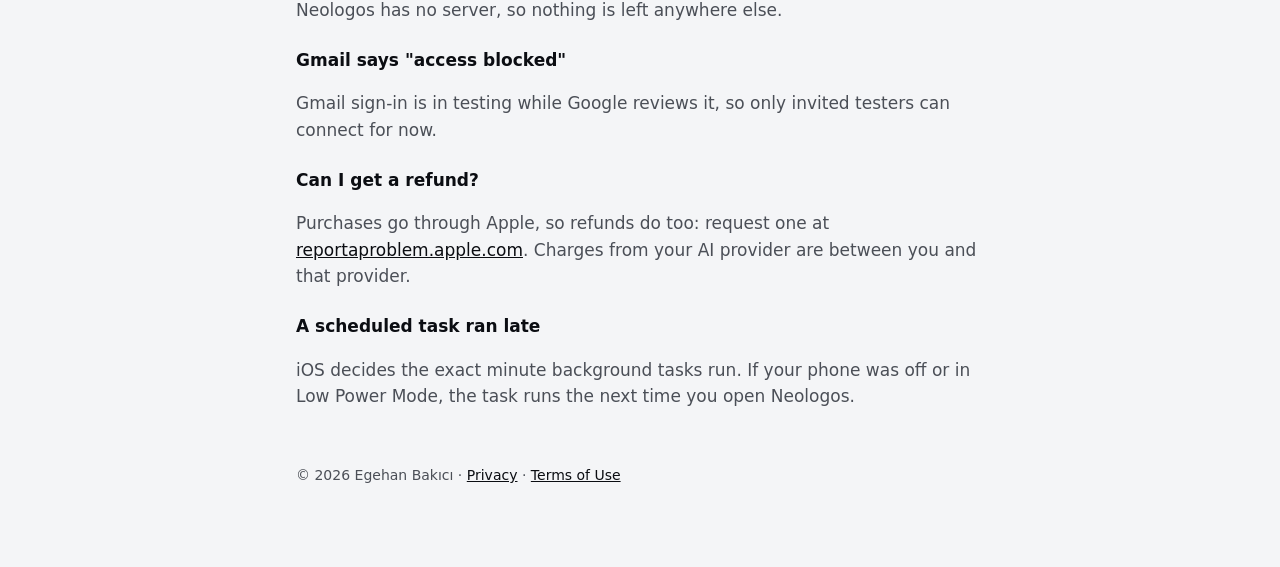
<file: support.html>
<!doctype html>
<html lang="en">
<head>
<meta charset="utf-8">
<!-- Google tag (gtag.js) -->
<script async src="https://www.googletagmanager.com/gtag/js?id=G-ZJHCX0N8Y2"></script>
<script>
window.dataLayer = window.dataLayer || [];
function gtag(){dataLayer.push(arguments);}
gtag('js', new Date());
gtag('config', 'G-ZJHCX0N8Y2');
</script>
<meta name="viewport" content="width=device-width, initial-scale=1">
<meta name="referrer" content="strict-origin-when-cross-origin">
<title>Neologos Support</title>
<meta name="description" content="Help with Neologos: getting a key, what it costs, privacy and contact.">
<link rel="icon" href="icon.png">
<link rel="stylesheet" href="style.css">
</head>
<body>
<main>
<header>
  <img src="icon.png" alt="">
  <a href="index.html">Neologos</a>
  <nav><a href="privacy.html">Privacy</a><a href="terms.html">Terms</a><a href="support.html" aria-current="page">Support</a></nav>
</header>

<h1>Support</h1>
<p class="lead">Neologos is an AI agent for your phone that browses, books, makes files and runs tasks on a schedule, and asks before it pays, books or sends. <a href="https://apps.apple.com/app/id6836687144">Get it on the App Store</a>.</p>

<div class="card">
  <p><strong>Need help or found a bug?</strong> Email <a href="mailto:info@neologos.app?subject=Neologos%20support">info@neologos.app</a>. Tell us what you asked, what happened and your iOS version. Please don't send API keys or passwords.</p>
</div>

<h2>Getting started</h2>
<ol>
  <li>Open Neologos and tap <strong>Continue with OpenRouter</strong> to sign in, or add a key in <strong>Settings › Providers</strong>.</li>
  <li>Pick a model from the name at the top of the screen.</li>
  <li>Ask in plain words: "What's on my calendar tomorrow?", "Book the 10:00 ferry on Friday", "Every Monday, check this price for me".</li>
</ol>

<h2>Questions</h2>

<h3>What does it cost?</h3>
<p>Neologos is a one-time purchase, with no subscription or in-app purchases. AI models are paid to the provider whose key you add (OpenRouter, OpenAI, Anthropic, Google and others), usually a fraction of a cent per message. Some models are free.</p>

<h3>Which key should I use?</h3>
<p>OpenRouter is the easiest start: one key for hundreds of models. If you already pay OpenAI, Anthropic, Google, Groq, DeepSeek, Mistral or xAI, add that key in <strong>Settings › Providers</strong>; when a model is on two keys, the direct one is used.</p>

<h3>Will it buy or send things without me?</h3>
<p>No. It stops at the final button on a website and asks you, with Face ID or your passcode. Mail is drafted for you to read and send. Scheduled tasks only report back; they never pay, book or send.</p>

<h3>Where is my data?</h3>
<p>On your phone. There's no Neologos account or server. Messages go only to the model provider you picked. See the <a href="privacy.html">privacy policy</a>.</p>

<h3 id="delete">How do I delete everything?</h3>
<p><strong>Settings › Storage › Delete everything</strong> removes your chats, keys, servers and settings from this phone. Deleting the app does the same.</p>

<h3 id="gmail-data">How do I remove Neologos's access to my Gmail?</h3>
<p>In <strong>Settings › Mail</strong>, remove the account: its sign-in tokens are deleted from your phone at once. You can also revoke access from your Google Account at <a href="https://myaccount.google.com/permissions">myaccount.google.com/permissions</a>. Chats that mention mail are deleted with <strong>Settings › Storage › Delete everything</strong>, or one by one from your history. Neologos has no server, so nothing is left anywhere else.</p>
<h3>Gmail says "access blocked"</h3>
<p>Gmail sign-in is in testing while Google reviews it, so only invited testers can connect for now.</p>

<h3>Can I get a refund?</h3>
<p>Purchases go through Apple, so refunds do too: request one at <a href="https://reportaproblem.apple.com">reportaproblem.apple.com</a>. Charges from your AI provider are between you and that provider.</p>
<h3>A scheduled task ran late</h3>
<p>iOS decides the exact minute background tasks run. If your phone was off or in Low Power Mode, the task runs the next time you open Neologos.</p>

<footer>© 2026 Egehan Bakıcı · <a href="privacy.html">Privacy</a> · <a href="terms.html">Terms of Use</a></footer>
</main>
</body>
</html>
</file>
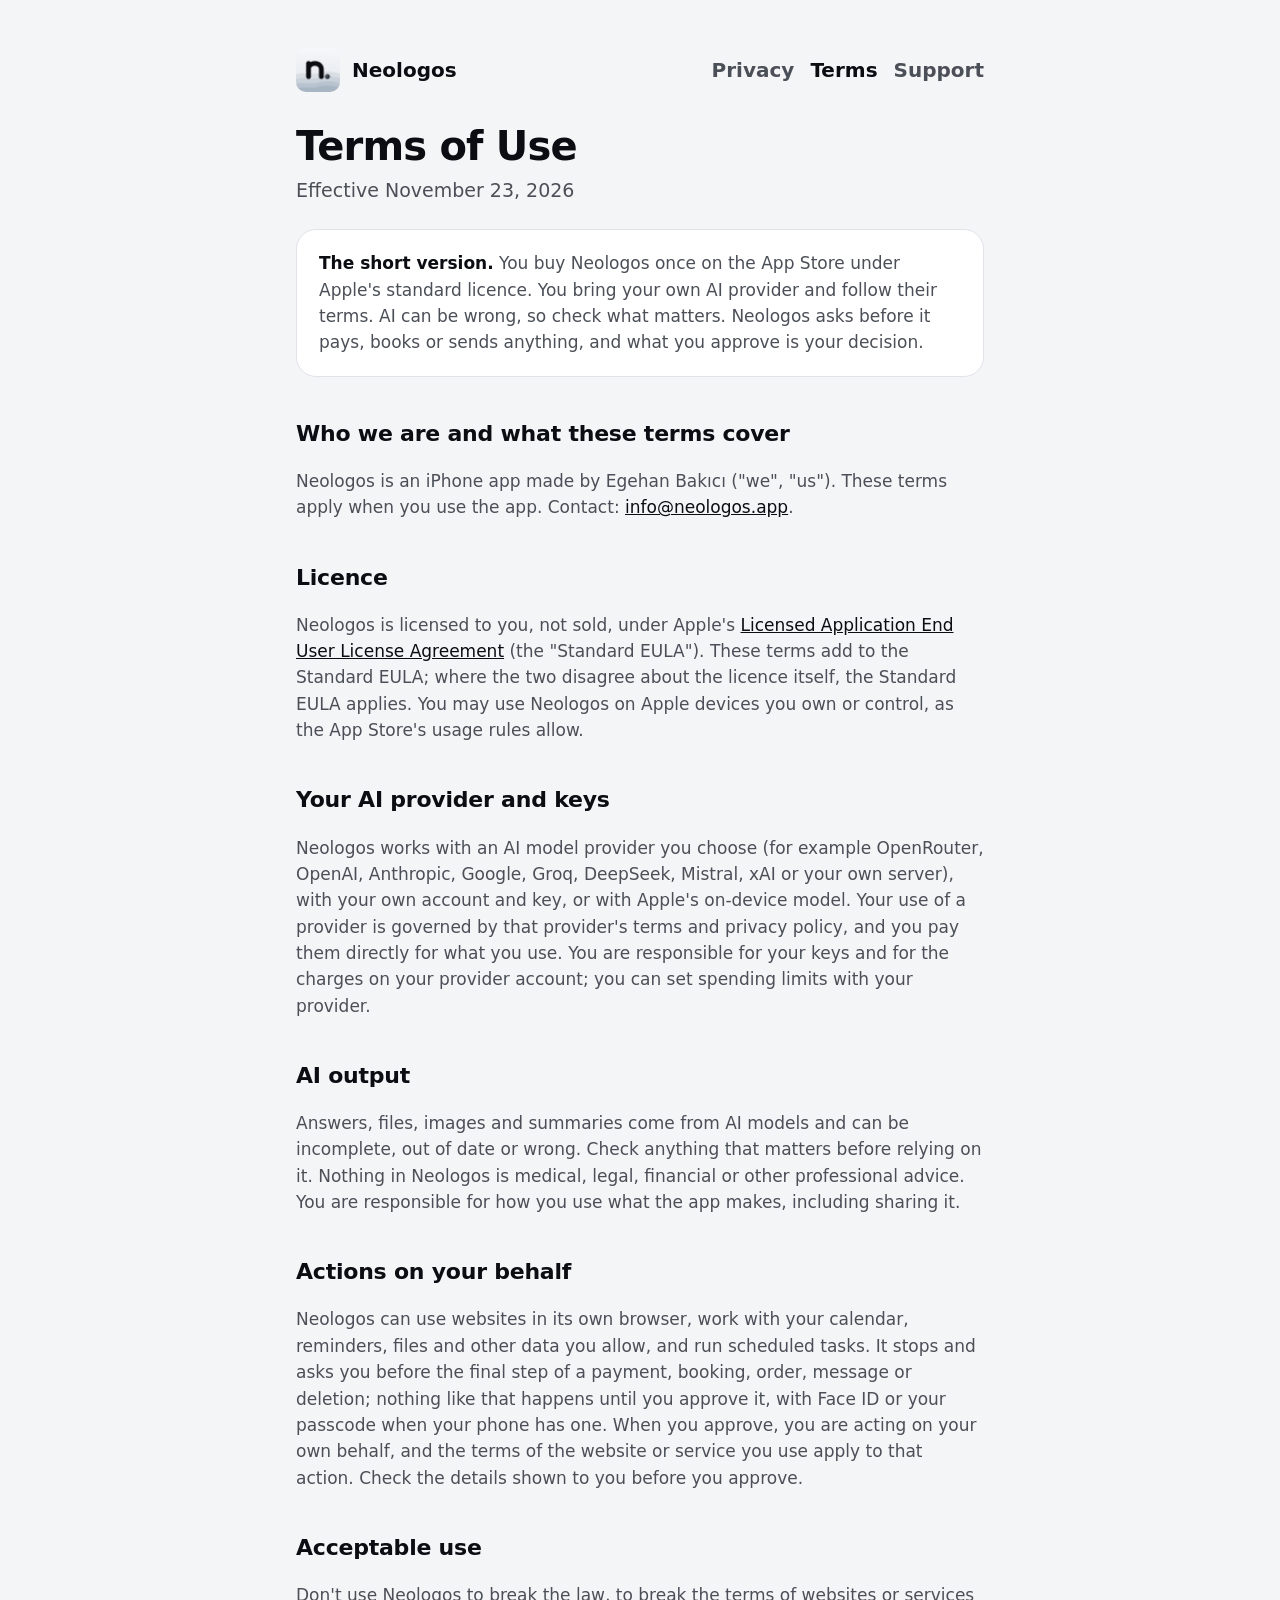
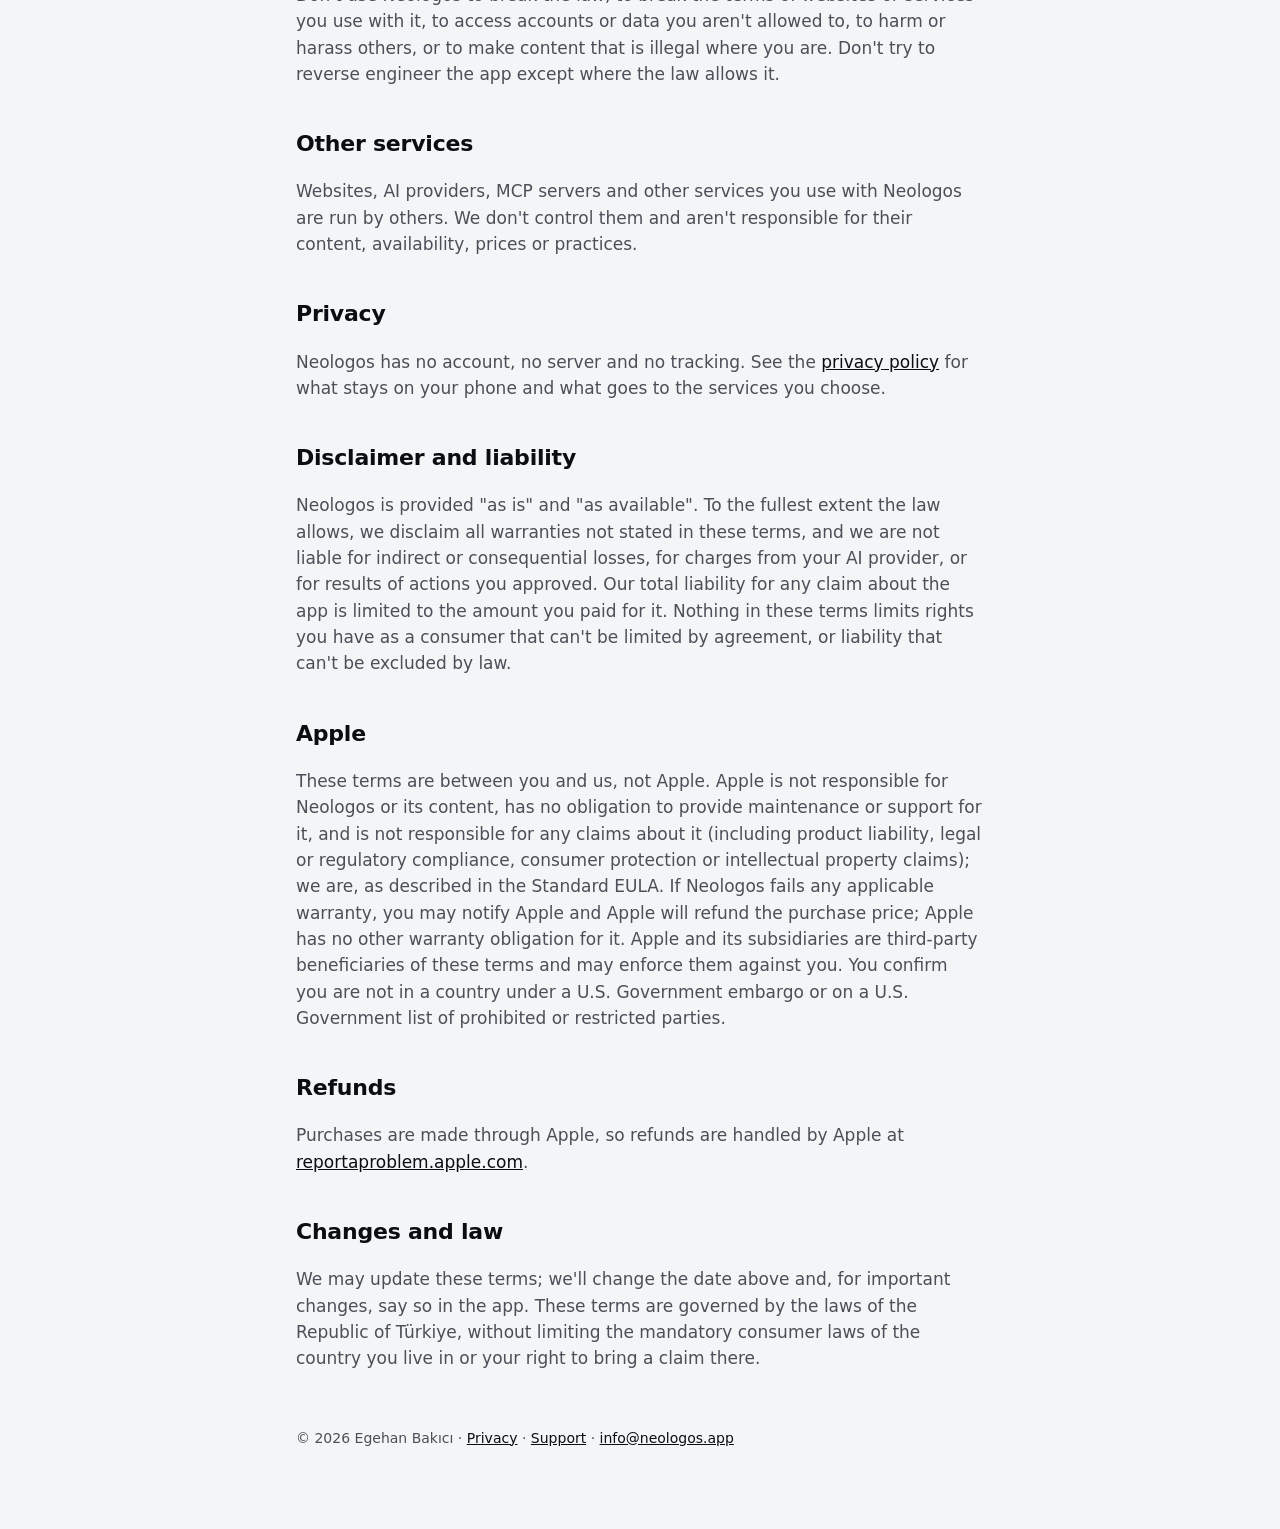
<file: terms.html>
<!doctype html>
<html lang="en">
<head>
<meta charset="utf-8">
<!-- Google tag (gtag.js) -->
<script async src="https://www.googletagmanager.com/gtag/js?id=G-ZJHCX0N8Y2"></script>
<script>
window.dataLayer = window.dataLayer || [];
function gtag(){dataLayer.push(arguments);}
gtag('js', new Date());
gtag('config', 'G-ZJHCX0N8Y2');
</script>
<meta name="viewport" content="width=device-width, initial-scale=1">
<meta name="referrer" content="strict-origin-when-cross-origin">
<title>Neologos Terms of Use</title>
<meta name="description" content="The terms for using Neologos: Apple's standard licence, your own AI keys, AI output and actions on your behalf.">
<link rel="canonical" href="https://neologos.app/terms.html">
<link rel="icon" href="icon.png">
<link rel="stylesheet" href="style.css">
</head>
<body>
<main>
<header>
  <img src="icon.png" alt="">
  <a href="index.html">Neologos</a>
  <nav><a href="privacy.html">Privacy</a><a href="terms.html" aria-current="page">Terms</a><a href="support.html">Support</a></nav>
</header>

<h1>Terms of Use</h1>
<p class="lead">Effective November 23, 2026</p>

<div class="card">
  <p><strong>The short version.</strong> You buy Neologos once on the App Store under Apple's standard licence. You bring your own AI provider and follow their terms. AI can be wrong, so check what matters. Neologos asks before it pays, books or sends anything, and what you approve is your decision.</p>
</div>

<h2>Who we are and what these terms cover</h2>
<p>Neologos is an iPhone app made by Egehan Bakıcı ("we", "us"). These terms apply when you use the app. Contact: <a href="mailto:info@neologos.app">info@neologos.app</a>.</p>

<h2>Licence</h2>
<p>Neologos is licensed to you, not sold, under Apple's <a href="https://www.apple.com/legal/internet-services/itunes/dev/stdeula/">Licensed Application End User License Agreement</a> (the "Standard EULA"). These terms add to the Standard EULA; where the two disagree about the licence itself, the Standard EULA applies. You may use Neologos on Apple devices you own or control, as the App Store's usage rules allow.</p>

<h2>Your AI provider and keys</h2>
<p>Neologos works with an AI model provider you choose (for example OpenRouter, OpenAI, Anthropic, Google, Groq, DeepSeek, Mistral, xAI or your own server), with your own account and key, or with Apple's on-device model. Your use of a provider is governed by that provider's terms and privacy policy, and you pay them directly for what you use. You are responsible for your keys and for the charges on your provider account; you can set spending limits with your provider.</p>

<h2>AI output</h2>
<p>Answers, files, images and summaries come from AI models and can be incomplete, out of date or wrong. Check anything that matters before relying on it. Nothing in Neologos is medical, legal, financial or other professional advice. You are responsible for how you use what the app makes, including sharing it.</p>

<h2>Actions on your behalf</h2>
<p>Neologos can use websites in its own browser, work with your calendar, reminders, files and other data you allow, and run scheduled tasks. It stops and asks you before the final step of a payment, booking, order, message or deletion; nothing like that happens until you approve it, with Face ID or your passcode when your phone has one. When you approve, you are acting on your own behalf, and the terms of the website or service you use apply to that action. Check the details shown to you before you approve.</p>

<h2>Acceptable use</h2>
<p>Don't use Neologos to break the law, to break the terms of websites or services you use with it, to access accounts or data you aren't allowed to, to harm or harass others, or to make content that is illegal where you are. Don't try to reverse engineer the app except where the law allows it.</p>

<h2>Other services</h2>
<p>Websites, AI providers, MCP servers and other services you use with Neologos are run by others. We don't control them and aren't responsible for their content, availability, prices or practices.</p>

<h2>Privacy</h2>
<p>Neologos has no account, no server and no tracking. See the <a href="privacy.html">privacy policy</a> for what stays on your phone and what goes to the services you choose.</p>

<h2>Disclaimer and liability</h2>
<p>Neologos is provided "as is" and "as available". To the fullest extent the law allows, we disclaim all warranties not stated in these terms, and we are not liable for indirect or consequential losses, for charges from your AI provider, or for results of actions you approved. Our total liability for any claim about the app is limited to the amount you paid for it. Nothing in these terms limits rights you have as a consumer that can't be limited by agreement, or liability that can't be excluded by law.</p>

<h2>Apple</h2>
<p>These terms are between you and us, not Apple. Apple is not responsible for Neologos or its content, has no obligation to provide maintenance or support for it, and is not responsible for any claims about it (including product liability, legal or regulatory compliance, consumer protection or intellectual property claims); we are, as described in the Standard EULA. If Neologos fails any applicable warranty, you may notify Apple and Apple will refund the purchase price; Apple has no other warranty obligation for it. Apple and its subsidiaries are third-party beneficiaries of these terms and may enforce them against you. You confirm you are not in a country under a U.S. Government embargo or on a U.S. Government list of prohibited or restricted parties.</p>

<h2>Refunds</h2>
<p>Purchases are made through Apple, so refunds are handled by Apple at <a href="https://reportaproblem.apple.com">reportaproblem.apple.com</a>.</p>

<h2>Changes and law</h2>
<p>We may update these terms; we'll change the date above and, for important changes, say so in the app. These terms are governed by the laws of the Republic of Türkiye, without limiting the mandatory consumer laws of the country you live in or your right to bring a claim there.</p>

<footer>© 2026 Egehan Bakıcı · <a href="privacy.html">Privacy</a> · <a href="support.html">Support</a> · <a href="mailto:info@neologos.app">info@neologos.app</a></footer>
</main>
</body>
</html>
</file>
<file: style.css>
:root {
  --bg: #f4f5f7;
  --surface: #ffffff;
  --text: #0b0d12;
  --muted: #4b4f57;
  --line: #e1e3e8;
  --accent: #0b0d12;
}
@media (prefers-color-scheme: dark) {
  :root {
    --bg: #111215;
    --surface: #1c1d22;
    --text: #ffffff;
    --muted: #b8bac0;
    --line: #2e3037;
    --accent: #f2f3f5;
  }
}
* { box-sizing: border-box; }
body {
  margin: 0;
  background: var(--bg);
  color: var(--text);
  font: 17px/1.55 system-ui, -apple-system, BlinkMacSystemFont, "Segoe UI", sans-serif;
  -webkit-font-smoothing: antialiased;
}
main { max-width: 720px; margin: 0 auto; padding: 48px 16px 80px; }
header { display: flex; align-items: center; gap: 12px; margin-bottom: 32px; }
header img { width: 44px; height: 44px; border-radius: 10px; }
header a { color: var(--text); text-decoration: none; font-weight: 700; font-size: 20px; }
nav { margin-left: auto; display: flex; gap: 16px; font-size: 15px; }
nav a { color: var(--muted); text-decoration: none; }
nav a[aria-current="page"] { color: var(--text); font-weight: 600; }
h1 { font-size: 40px; line-height: 1.1; letter-spacing: -0.02em; margin: 0 0 8px; }
h2 { font-size: 22px; margin: 40px 0 8px; letter-spacing: -0.01em; }
h3 { font-size: 17px; margin: 24px 0 4px; }
p, li { color: var(--muted); }
strong { color: var(--text); }
a { color: var(--accent); }
.lead { font-size: 19px; color: var(--muted); margin: 0 0 24px; }
.card {
  background: var(--surface);
  border: 1px solid var(--line);
  border-radius: 20px;
  padding: 20px 22px;
  margin: 16px 0;
}
.card p:first-child { margin-top: 0; }
.card p:last-child, .card ul:last-child { margin-bottom: 0; }
ul { padding-left: 22px; }
li { margin: 6px 0; }
table { width: 100%; border-collapse: collapse; font-size: 15px; }
th, td { text-align: left; vertical-align: top; padding: 10px 8px; border-top: 1px solid var(--line); }
th { color: var(--text); font-weight: 600; width: 34%; }
td { color: var(--muted); }
.table-wrap { overflow-x: auto; }
footer { margin-top: 56px; font-size: 14px; color: var(--muted); }
@media (max-width: 520px) {
  h1 { font-size: 32px; }
  nav { gap: 12px; }
}
@media (max-width: 520px) { header { flex-wrap: wrap; } header nav { margin-left: 0; width: 100%; } }
</file>
<file: landing.css>
/* The home page only. Same tokens as style.css: graphite in dark, paper-light in light. */
:root {
  --hill1: #e7e9ee; --hill2: #dcdfe5; --hill3: #d0d3da; --hill4: #c4c8d0;
  --tile: #eceef2;
  --shadow: 0 24px 60px rgba(11, 13, 18, 0.12);
}
@media (prefers-color-scheme: dark) {
  :root {
    --hill1: #1e2026; --hill2: #262930; --hill3: #30333b; --hill4: #3a3e47;
    --tile: #26282e;
    --shadow: 0 24px 60px rgba(0, 0, 0, 0.45);
  }
}

.landing { overflow-x: hidden; }
.wide { max-width: 1120px; margin: 0 auto; padding: 0 16px; }

/* Top bar */
.bar { display: flex; align-items: center; gap: 12px; max-width: 1120px; margin: 0 auto; padding: 20px 16px; }
.brand { display: inline-flex; align-items: center; gap: 10px; color: var(--text); text-decoration: none; font-weight: 700; font-size: 19px; }
.brand img { width: 36px; height: 36px; border-radius: 9px; }
.bar nav { margin-left: auto; display: flex; gap: 6px; }
.bar nav a { color: var(--muted); text-decoration: none; font-size: 15px; padding: 10px 12px; border-radius: 22px; min-height: 44px; display: inline-flex; align-items: center; }
.bar nav a:hover { color: var(--text); background: var(--tile); }

/* Hero over the hills */
.hero { position: relative; padding: 56px 16px 150px; text-align: center; isolation: isolate; }
.hills { position: absolute; left: 0; right: 0; bottom: 0; width: 100%; height: 300px; z-index: -1; }
.hills .h1 { fill: var(--hill1); } .hills .h2 { fill: var(--hill2); } .hills .h3 { fill: var(--hill3); } .hills .h4 { fill: var(--hill4); }
.hero-text { max-width: 760px; margin: 0 auto; }
.kicker { font-size: 14px; font-weight: 600; letter-spacing: 0.04em; text-transform: uppercase; color: var(--muted); margin: 0 0 14px; }
.hero h1, .section { text-wrap: balance; }
.hero h1 { font-size: clamp(40px, 7vw, 76px); line-height: 1.02; letter-spacing: -0.035em; margin: 0 0 20px; color: var(--text); }
.hero .lead { font-size: clamp(17px, 2.2vw, 21px); line-height: 1.5; margin: 0 auto 28px; max-width: 640px; }
.actions { display: flex; flex-wrap: wrap; gap: 10px; justify-content: center; }
.button { display: inline-flex; align-items: center; justify-content: center; min-height: 50px; padding: 0 22px; border-radius: 25px; font-weight: 600; font-size: 16px; text-decoration: none; color: var(--text); background: var(--tile); border: 1px solid var(--line); }
.button.primary { background: var(--text); color: var(--bg); border-color: var(--text); }
a.button:hover { filter: brightness(1.08); }
.fine { font-size: 14px; margin: 18px 0 0; }

/* Screenshots, scrolling sideways */
.gallery { margin: -70px 0 0; position: relative; }
.strip { display: flex; gap: 20px; overflow-x: auto; scroll-snap-type: x mandatory; padding: 8px max(16px, calc((100vw - 1120px) / 2 + 16px)) 28px; scrollbar-width: none; }
.strip::-webkit-scrollbar { display: none; }
.strip img { flex: none; width: min(260px, 66vw); height: auto; border-radius: 28px; scroll-snap-align: center; box-shadow: var(--shadow); background: var(--surface); }

/* Sections */
.section { font-size: clamp(30px, 4.4vw, 46px); line-height: 1.08; letter-spacing: -0.03em; margin: 88px 0 28px; color: var(--text); }
.grid { display: grid; grid-template-columns: repeat(3, 1fr); gap: 16px; }
.tile { background: var(--surface); border: 1px solid var(--line); border-radius: 24px; padding: 24px; }
.tile svg { width: 44px; height: 44px; padding: 10px; border-radius: 12px; background: var(--tile); fill: none; stroke: var(--text); stroke-width: 1.8; stroke-linecap: round; stroke-linejoin: round; }
.tile h3 { font-size: 19px; margin: 16px 0 6px; color: var(--text); }
.tile p { margin: 0; font-size: 16px; }

.steps { list-style: none; padding: 0; margin: 0; display: grid; grid-template-columns: repeat(3, 1fr); gap: 16px; }
.steps li { display: flex; gap: 14px; background: var(--surface); border: 1px solid var(--line); border-radius: 24px; padding: 22px; margin: 0; }
.steps span { flex: none; width: 36px; height: 36px; border-radius: 18px; background: var(--text); color: var(--bg); font-weight: 700; display: grid; place-items: center; }
.steps h3 { margin: 4px 0 4px; font-size: 18px; color: var(--text); }
.steps p { margin: 0; font-size: 16px; }

.privacy-band { display: grid; grid-template-columns: 1.4fr 1fr; gap: 24px; align-items: center; background: var(--surface); border: 1px solid var(--line); border-radius: 28px; padding: 8px 32px 28px; margin-top: 88px; }
.privacy-band .section { margin-top: 32px; }
.checks { list-style: none; padding: 0; margin: 24px 0 0; display: grid; gap: 10px; }
.checks li { display: flex; align-items: center; gap: 12px; margin: 0; padding: 14px 16px; border-radius: 16px; background: var(--tile); color: var(--text); font-weight: 600; }
.checks li::before { content: "✓"; width: 24px; height: 24px; flex: none; border-radius: 12px; background: var(--text); color: var(--bg); display: grid; place-items: center; font-size: 13px; font-weight: 700; }

.faq details { background: var(--surface); border: 1px solid var(--line); border-radius: 18px; padding: 0 20px; margin: 10px 0; }
.faq summary { cursor: pointer; list-style: none; min-height: 56px; display: flex; align-items: center; justify-content: space-between; gap: 12px; font-weight: 600; color: var(--text); font-size: 17px; }
.faq summary::-webkit-details-marker { display: none; }
.faq summary::after { content: "+"; font-size: 22px; font-weight: 400; color: var(--muted); }
.faq details[open] summary::after { content: "–"; }
.faq details p { margin: 0 0 18px; }

.site-foot { margin-top: 96px; border-top: 1px solid var(--line); padding: 28px 0 48px; }
.site-foot .wide { display: flex; flex-wrap: wrap; align-items: center; gap: 12px 24px; }
.site-foot nav { display: flex; gap: 16px; }
.site-foot nav a { color: var(--muted); text-decoration: none; font-size: 15px; }
.site-foot p { margin: 0 0 0 auto; font-size: 14px; }

@media (max-width: 860px) {
  .grid, .steps { grid-template-columns: 1fr; }
  .privacy-band { grid-template-columns: 1fr; padding: 4px 20px 22px; }
}
@media (max-width: 520px) {
  .bar nav a[href="#features"] { display: none; }
  .hero { padding-top: 32px; padding-bottom: 120px; }
  .site-foot p { margin-left: 0; width: 100%; }
}

/* App Store badge: Apple's artwork, unchanged; only its size is set. */
.store-badge { display: inline-flex; border-radius: 10px; }
.store-badge img { display: block; height: 54px; width: auto; }
.bar nav a.get { color: var(--text); font-weight: 600; }
.get-band { text-align: center; padding: 24px 0 8px; }
.get-band p { margin: 0 auto 20px; max-width: 480px; }
@media (max-width: 560px) { .bar nav a.get { display: none; } }
</file>
